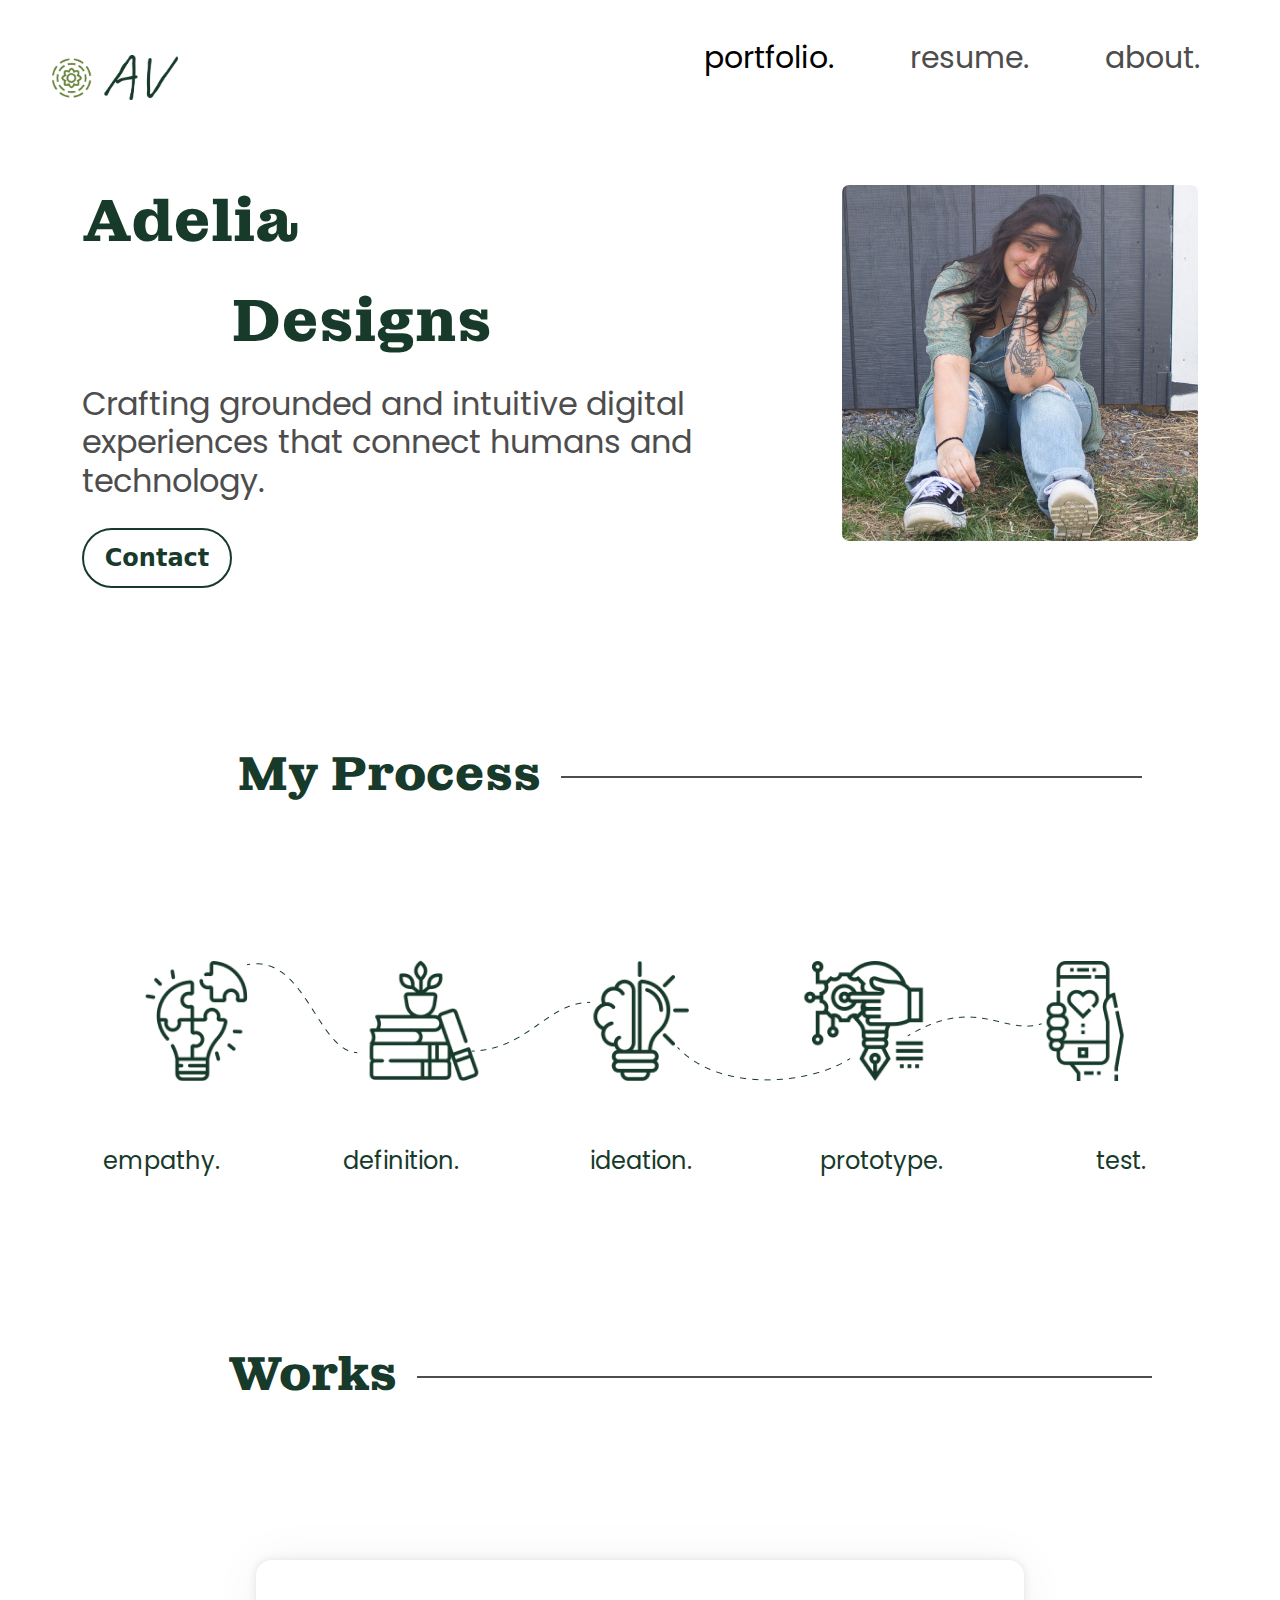
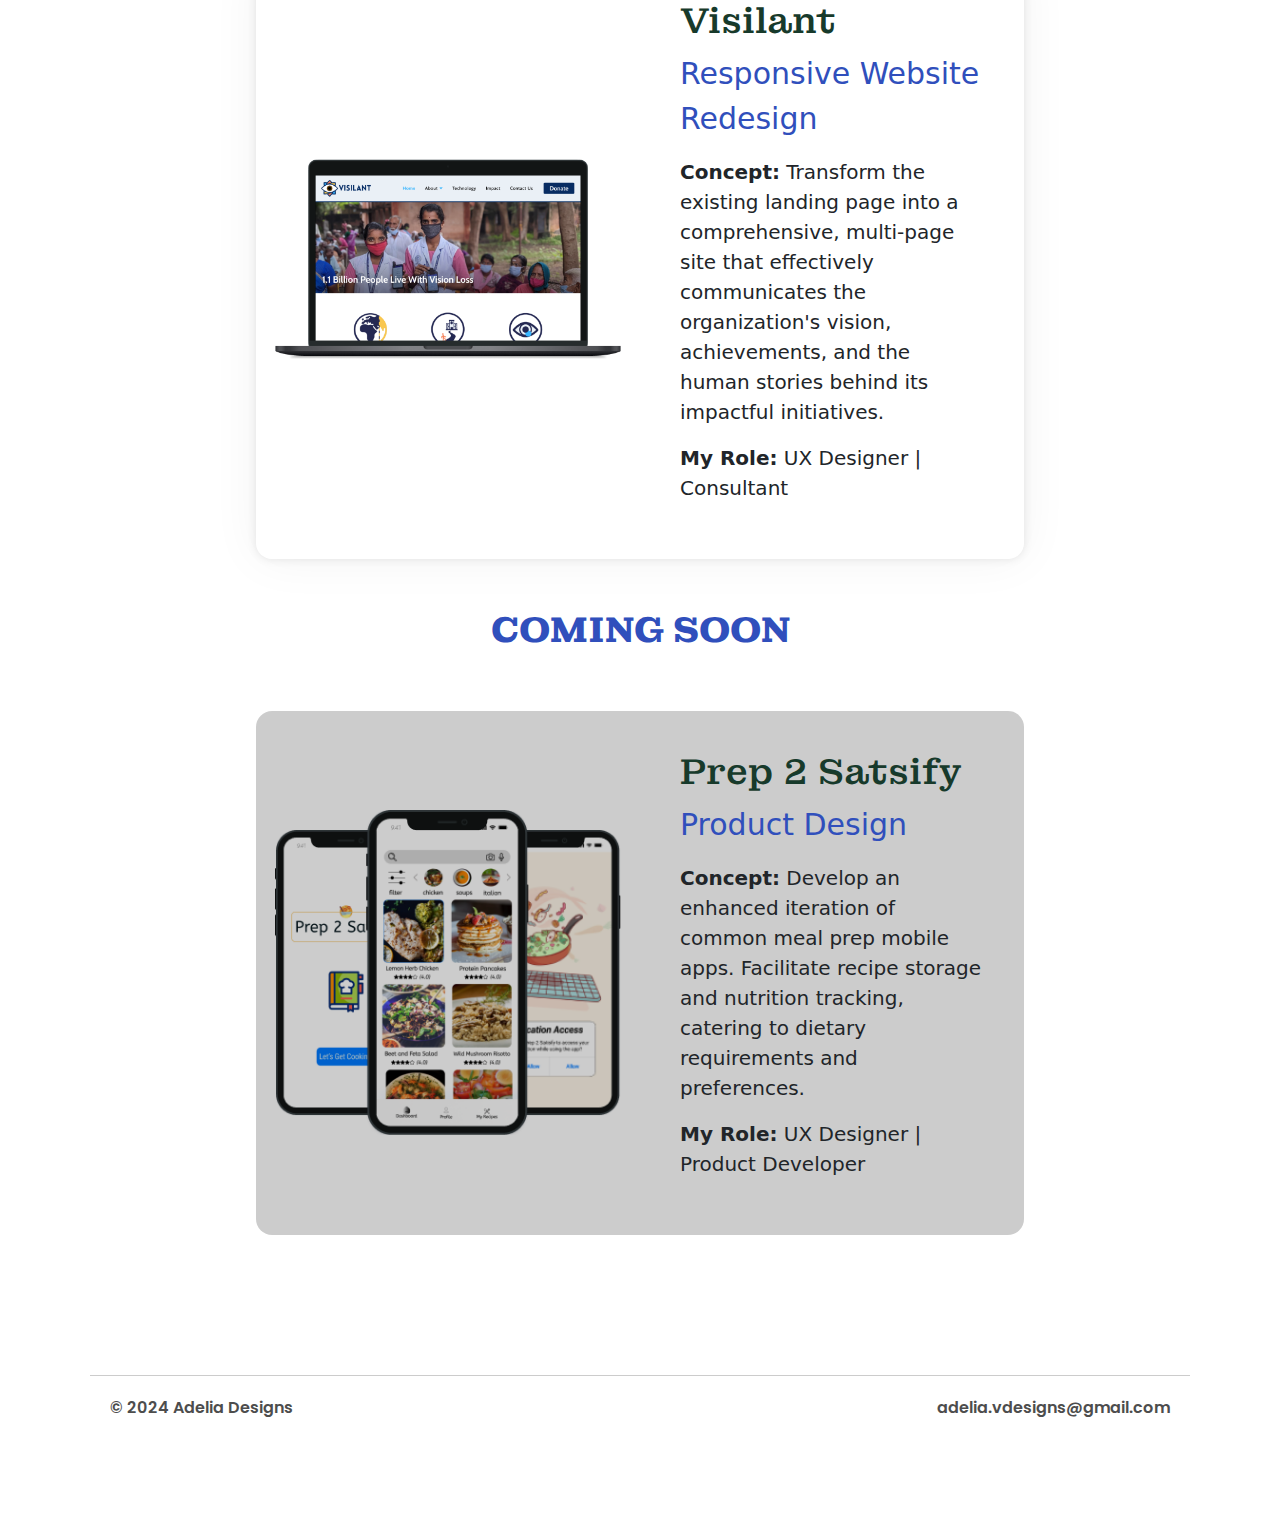
<file: index.html>
<!DOCTYPE html>
<html lang="en">
<head>
  <meta charset="UTF-8">
  <meta name="viewport" content="width=device-width, initial-scale=1.0">
  <title>Adelia Designs</title>
  <link href="css/style.css" type="text/css" rel="stylesheet">
  <link href="https://cdn.jsdelivr.net/npm/bootstrap@5.3.3/dist/css/bootstrap.min.css" rel="stylesheet" integrity="sha384-QWTKZyjpPEjISv5WaRU9OFeRpok6YctnYmDr5pNlyT2bRjXh0JMhjY6hW+ALEwIH" crossorigin="anonymous">
  <link rel="preconnect" href="https://fonts.googleapis.com">
  <link rel="preconnect" href="https://fonts.gstatic.com" crossorigin>
  <link href="https://fonts.googleapis.com/css2?family=Montagu+Slab:opsz,wght@16..144,100..700&family=Poppins:ital,wght@0,100;0,200;0,300;0,400;0,500;0,600;0,700;0,800;0,900;1,100;1,200;1,300;1,400;1,500;1,600;1,700;1,800;1,900&display=swap" rel="stylesheet">
  <script src="https://code.jquery.com/jquery-3.6.0.min.js"></script>
  <script src="js/index.js"></script>
</head>



  <nav class="navbar navbar-expand-lg bg-body-tertiary">
    <div class="container-fluid d-flex justify-content-between align-items-center">
      <a class="navbar-brand mylogo" href="#"><img src="./images/av-designs-logo.png" alt="Logo"></a>
      <button class="navbar-toggler" type="button" data-bs-toggle="collapse" data-bs-target="#navbarNav" aria-controls="navbarNav" aria-expanded="false" aria-label="Toggle navigation">
        <span class="navbar-toggler-icon">
        </span>
      </button>
      <div class="collapse navbar-collapse" id="navbarNav">
        <ul class="navbar-nav mb-2 mb-lg-0">
          <li class="nav-item">
            <a class="nav-link active" aria-current="page" href="index.html">portfolio.</a>
          </li>
          <li class="nav-item">
            <a class="nav-link" href="resume.html">resume.</a>
          </li>
          <li class="nav-item">
            <a class="nav-link" href="about.html">about.</a>
          </li>
        </ul>
      </div>
    </div>
  </nav>



<body>

<section>
  <div class="container herospace">
    <div class="row">
        <div class="col-8 biocontent">
          <div class="head1">
            <h1>Adelia</h1></div>
            <div class="head">
            <h1>Designs</h1></div>
            <div class="p1">
            <h2>Crafting grounded and intuitive digital experiences that connect humans and technology.</h2></div>
            <button class="outlined-button">Contact</button>
        </div>
        <div class="col-4">
                <img class="profileimg" src="./images/about1.jpg">
            </div>
        </div>
    </div>
</section>

<section>
    <div class="container-fluid">
        <div class="sectiontwo">
            <div class="horizontal-divider">
            <span class="divider-title"> My Process</span>
            <div class="divider-line"></div>
          </div>
            <div class="process-icon"><img src="./images/processicons.png"></div>
                <div class="processlist">
                <ul>
                    <li>empathy.</li>
                    <li>definition.</li>
                    <li>ideation.</li>
                    <li>prototype.</li>
                    <li>test.</li>
                    </li>
                </ul>
        </div>
    </div>
</section>

<section> 
  <div class="container-fluid1">
    <div class="horizontal-divider">
      <span class="divider-title">Works</span>
      <div class="divider-line"></div>
    </div>
    <div class="sectionfour">
      <div class="card1"><a href="visilantCaseStudy.html" class="card-link">
        <div class="image-container">
          <img src="./images/VisilantMockup.png" alt="Image 1">
        </div>
        <div class="content-container">
          <h3>Visilant</h3>
          <p class="subtext">Responsive Website Redesign</p>
          <p><strong>Concept:</strong> Transform the existing landing page into a comprehensive, multi-page site that effectively communicates the organization's vision, achievements, and the human stories behind its impactful initiatives.</p>
          <p><strong>My Role:</strong> UX Designer | Consultant</p></a>
        </div>
      </div>
      <h3><strong><span class="coming-soon">COMING SOON</span></strong></h3>
      <div class="card1 disable">
        <div class="image-container">
          <img src="./images/PrepMockup.png" alt="Image 2">
        </div>
        <div class="content-container">
          <h3>Prep 2 Satsify</h3>
          <p class="subtext">Product Design</p>
          <p><strong>Concept:</strong> Develop an enhanced iteration of common meal prep mobile apps. Facilitate recipe storage and nutrition tracking, catering to dietary requirements and preferences.</p>
          <p><strong>My Role:</strong> UX Designer | Product Developer</p>
        </div>
      </div>
    </div>
  </div>
</section>

<footer>
  <div class="footer-container">
    <div class="footer-left">
      <span>&copy; 2024 Adelia Designs</span>
    </div>
    <div class="footer-right">
      <span>adelia.vdesigns@gmail.com</span>
    </div>
  </div>
</footer>

<script src="https://cdn.jsdelivr.net/npm/bootstrap@5.3.3/dist/js/bootstrap.bundle.min.js" integrity="sha384-D1GYiI6ENkElbLclBpsVZzFc1aFiTXHRBfLxv3hNQDI3Pp0ik3NqcO9bwJ2OwvPe" crossorigin="anonymous"></script>

</body>
</html>
</file>
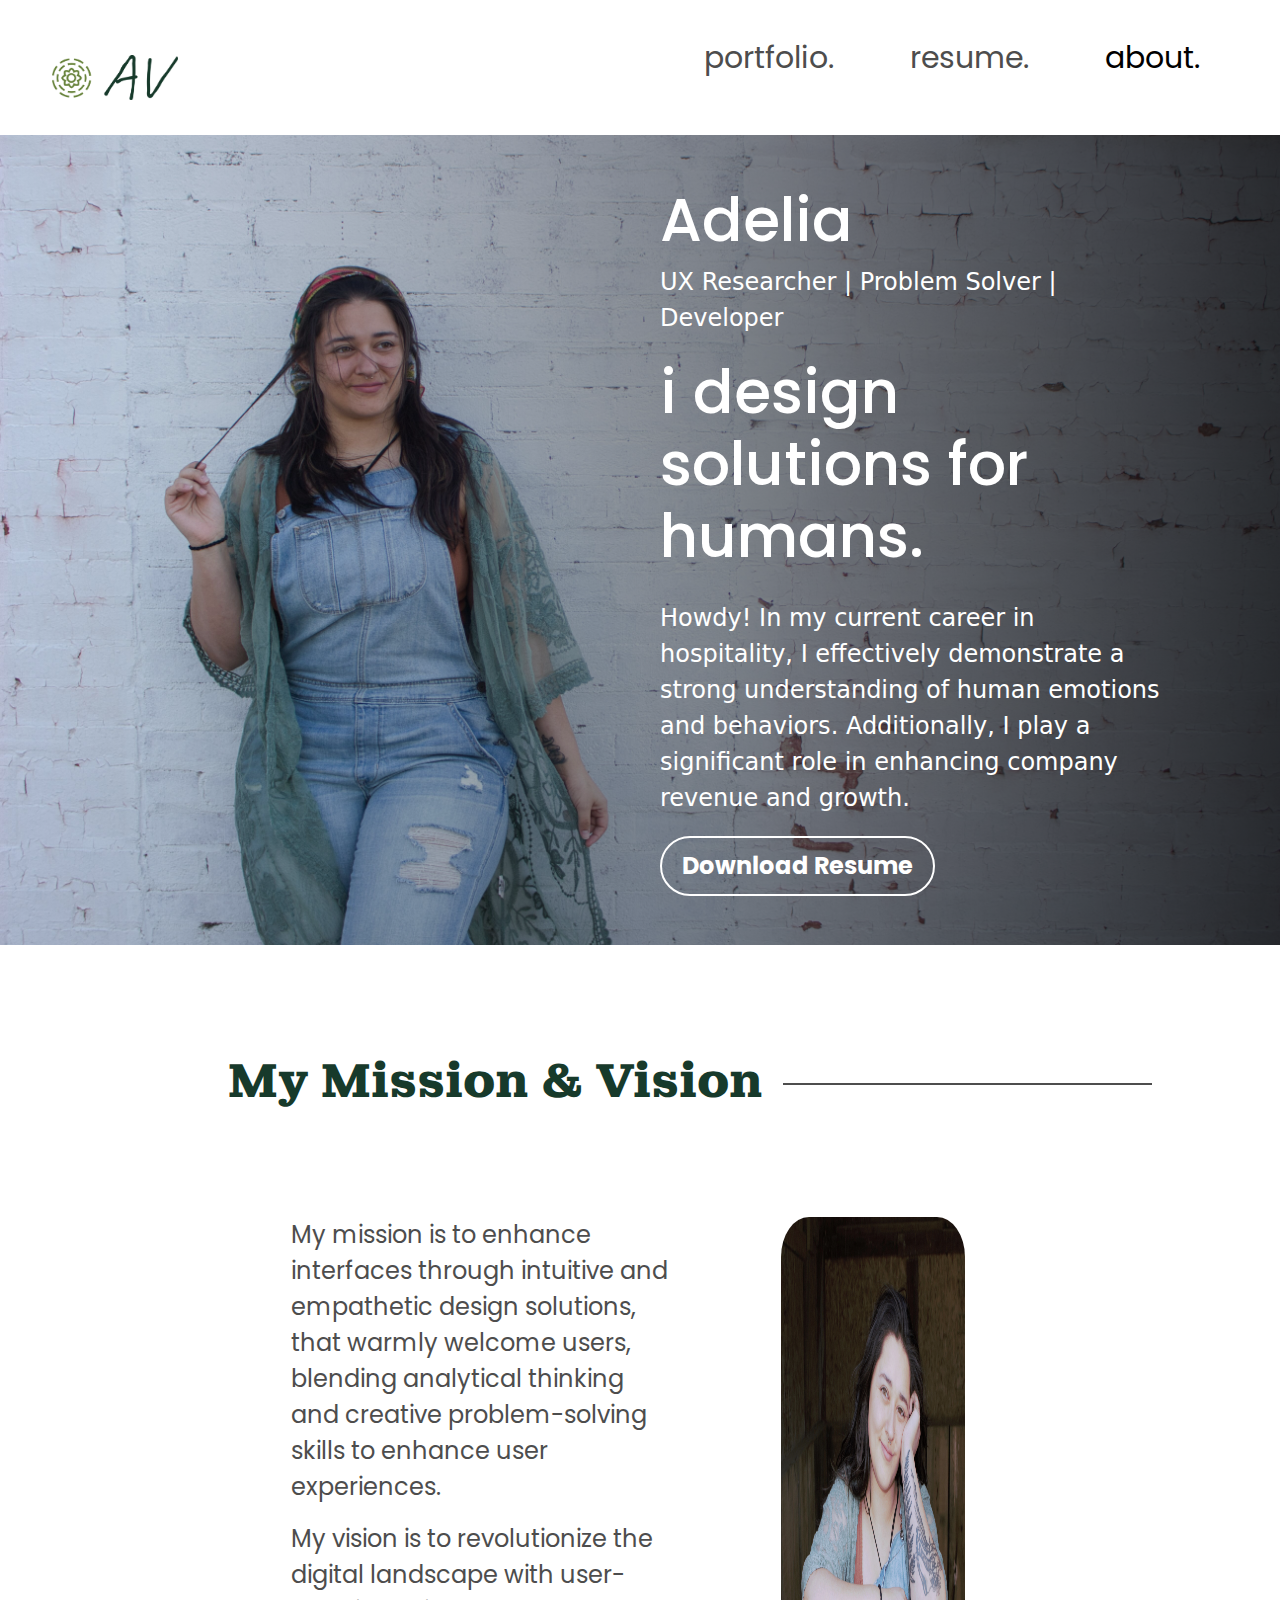
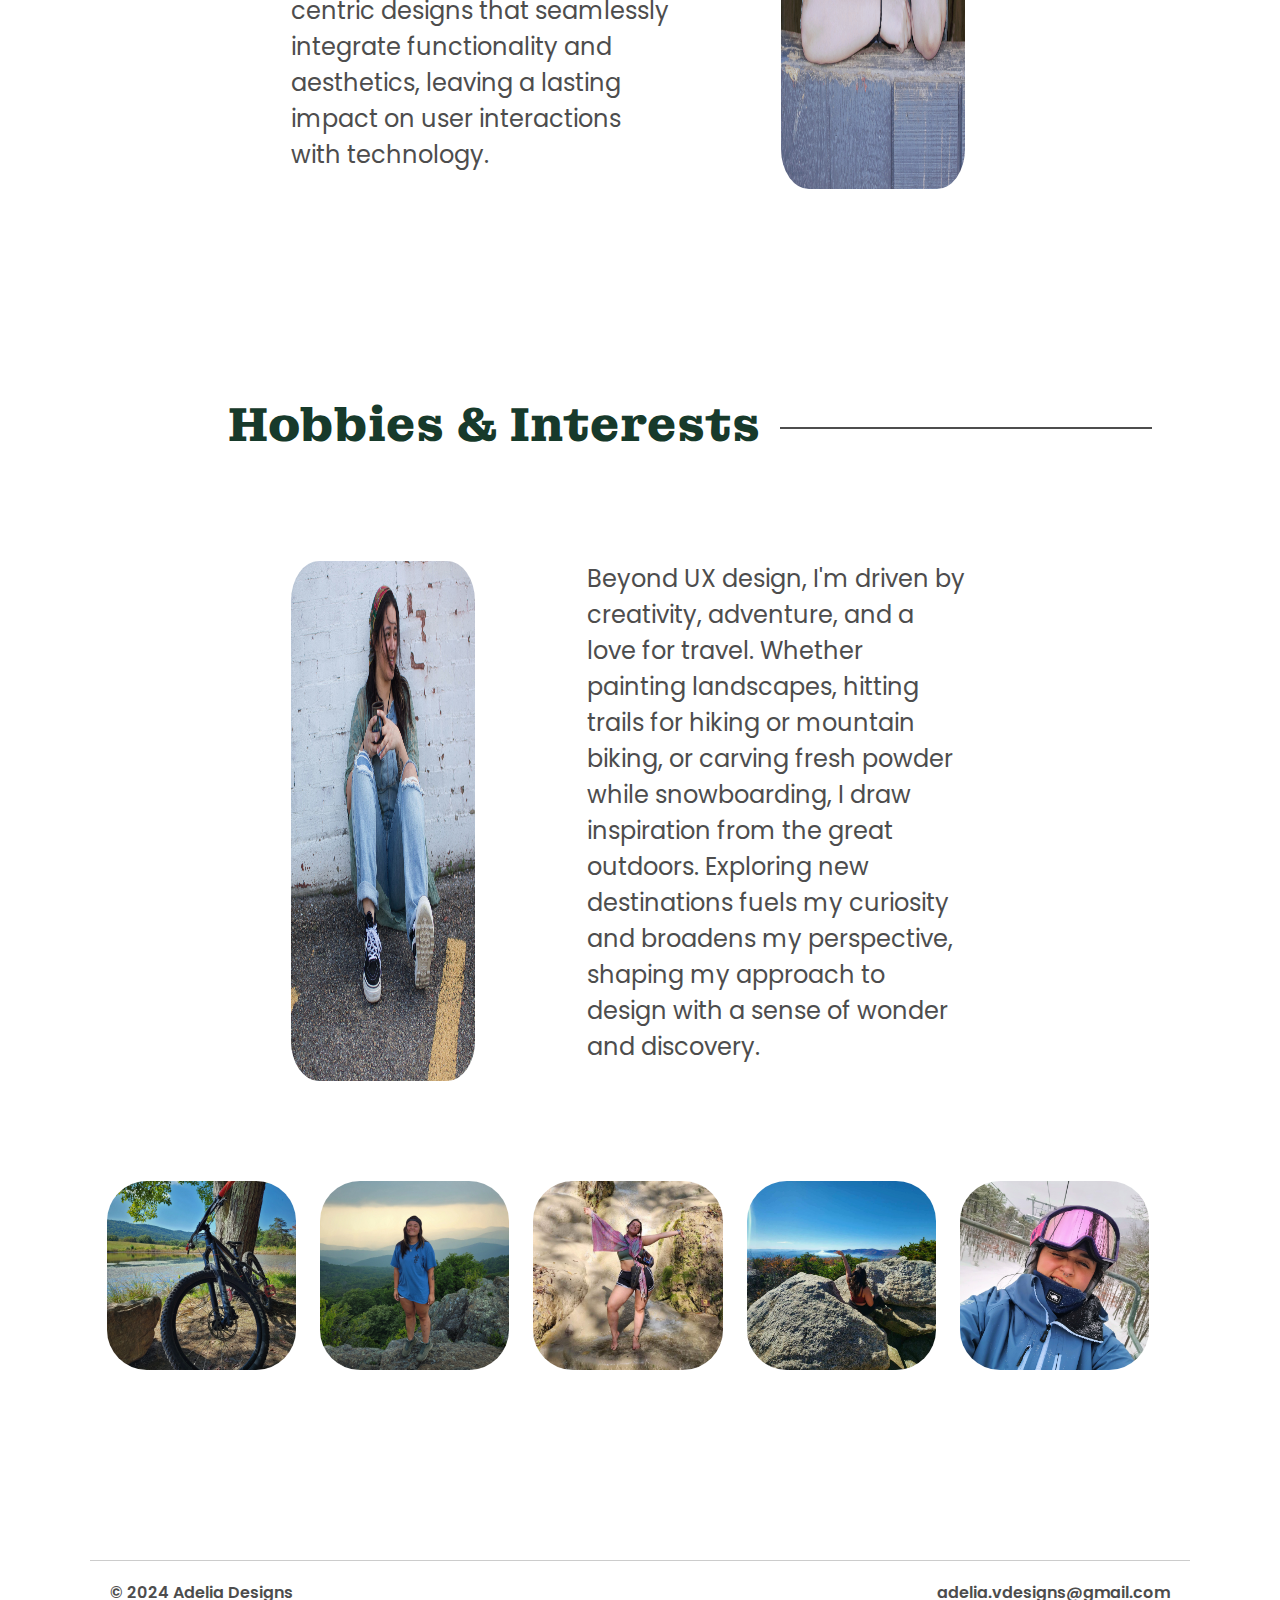
<file: about.html>
<!DOCTYPE html>
<html lang="en">
<head>
    <meta charset="UTF-8">
    <meta name="viewport" content="width=device-width, initial-scale=1.0">
    <title>About</title>
    <link rel="stylesheet" href="css/about.css">
    <link href="https://cdn.jsdelivr.net/npm/bootstrap@5.3.3/dist/css/bootstrap.min.css" rel="stylesheet" integrity="sha384-QWTKZyjpPEjISv5WaRU9OFeRpok6YctnYmDr5pNlyT2bRjXh0JMhjY6hW+ALEwIH" crossorigin="anonymous">
  <link rel="preconnect" href="https://fonts.googleapis.com">
<link rel="preconnect" href="https://fonts.gstatic.com" crossorigin>
<link href="https://fonts.googleapis.com/css2?family=Montagu+Slab:opsz,wght@16..144,100..700&family=Poppins:ital,wght@0,100;0,200;0,300;0,400;0,500;0,600;0,700;0,800;0,900;1,100;1,200;1,300;1,400;1,500;1,600;1,700;1,800;1,900&display=swap" rel="stylesheet">

<script src="https://cdn.jsdelivr.net/npm/bootstrap@5.3.3/dist/js/bootstrap.bundle.min.js" integrity="sha384-YvpcrYf0tY3lHB60NNkmXc5s9fDVZLESaAA55NDzOxhy9GkcIdslK1eN7N6jIeHz" crossorigin="anonymous"></script>
<link href="https://cdn.jsdelivr.net/npm/bootstrap@5.3.3/dist/css/bootstrap.min.css" rel="stylesheet" integrity="sha384-QWTKZyjpPEjISv5WaRU9OFeRpok6YctnYmDr5pNlyT2bRjXh0JMhjY6hW+ALEwIH" crossorigin="anonymous">

  </body>


</head>

<nav class="navbar navbar-expand-lg bg-body-tertiary">
  <div class="container-fluid d-flex justify-content-between align-items-center">
    <a class="navbar-brand mylogo" href="#"><img src="./images/av-designs-logo.png" alt="Logo"></a>
    <button class="navbar-toggler" type="button" data-bs-toggle="collapse" data-bs-target="#navbarNav" aria-controls="navbarNav" aria-expanded="false" aria-label="Toggle navigation">
      <span class="navbar-toggler-icon">
      </span>
    </button>
    <div class="collapse navbar-collapse" id="navbarNav">
      <ul class="navbar-nav mb-2 mb-lg-0">
        <li class="nav-item">
          <a class="nav-link" href="index.html">portfolio.</a>
        </li>
        <li class="nav-item">
          <a class="nav-link" href="resume.html">resume.</a>
        </li>
        <li class="nav-item">
          <a class="nav-link active" aria-current="page" href="about.html">about.</a>
        </li>
      </ul>
    </div>
  </div>
</nav>

<body>

  <section>  
    <div class="about herospace row">
        <div class="about background-image col-12">
            <img src="./images/heroimage.jpg" alt="about image">
            <div class="about content">
                <div class="text-overlay col-10">
                  <h1>Adelia</h1>
                  <p1>UX Researcher | Problem Solver | Developer</p1>
                  <div class="text-overlay"></div>
                  <h1>i design solutions for humans.</h1>
                  <div class="text-overlay"></div>
                    <p1>Howdy! In my current career in hospitality, I effectively demonstrate a strong understanding of human emotions and behaviors. Additionally, I play a significant role in enhancing company revenue and growth.</p1>
                </div>
                <button>Download Resume</button>
            </div>
        </div>
    </div>
</section>
    
    <section> 
      <div class="container-fluid1 col-12">
        <div class="horizontal-divider">
          <span class="divider-title">My Mission & Vision</span>
          <div class="divider-line"></div>
        </div>
      </div>
    </section>
    
    <section>
      <div class="section row justify-content-center col-12">
        <div class="content-container row col-4">
          <p>My mission is to enhance interfaces through intuitive and empathetic design solutions, that warmly welcome users, blending analytical thinking and creative problem-solving skills to enhance user experiences.</p>
          <p>My vision is to revolutionize the digital landscape with user-centric designs that seamlessly integrate functionality and aesthetics, leaving a lasting impact on user interactions with technology.</p>
        </div>
        <div class="img-container mission row col-3">
          <img src="./images/mission.jpg" class="img-fluid" alt="Mission Image">
        </div>
      </div>
    </section>




    <section> 
      <div class="container-fluid1 col-12">
        <div class="horizontal-divider">
          <span class="divider-title">Hobbies & Interests</span>
          <div class="divider-line"></div>
        </div>
      </div>
    </section>




    <section>
      <div class="section row justify-content-center col-12">
        <div class="img-container hobbies row col-3">
          <img src="./images/hobbies.jpg" class="img-fluid" alt="Mission Image">
        </div>
        <div class="content-container row col-4">
          <p>Beyond UX design, I'm driven by creativity, adventure, and a love for travel. Whether painting landscapes, hitting trails for hiking or mountain biking, or carving fresh powder while snowboarding, I draw inspiration from the great outdoors. Exploring new destinations fuels my curiosity and broadens my perspective, shaping my approach to design with a sense of wonder and discovery.</p>
        </div>
      <div class="container">
  <div class="row imagerows justify-content-center">
    <div class="col-2"> <!-- Adjust the column size as needed -->
      <img src="./images/bike.jpg" class="img-fluid" alt="Bike">
    </div>
    <div class="col-2"> <!-- Adjust the column size as needed -->
      <img src="./images/hike.jpg" class="img-fluid" alt="Hike">
    </div>
    <div class="col-2"> <!-- Adjust the column size as needed -->
      <img src="./images/travel.jpg" class="img-fluid" alt="Travel">
    </div>
    <div class="col-2"> <!-- Adjust the column size as needed -->
      <img src="./images/peace.jpeg" class="img-fluid" alt="Peace">
    </div>
    <div class="col-2"> <!-- Adjust the column size as needed -->
      <img src="./images/snow.jpg" class="img-fluid" alt="Snow">
    </div>
  </div>
</div>
    </section>
    




    <footer>
      <div class="footer-container">
        <div class="footer-left">
          <span>&copy; 2024 Adelia Designs</span>
        </div>
        <div class="footer-right">
          <span>adelia.vdesigns@gmail.com</span>
        </div>
      </div>
    </footer> 

</body>
</html>
</file>
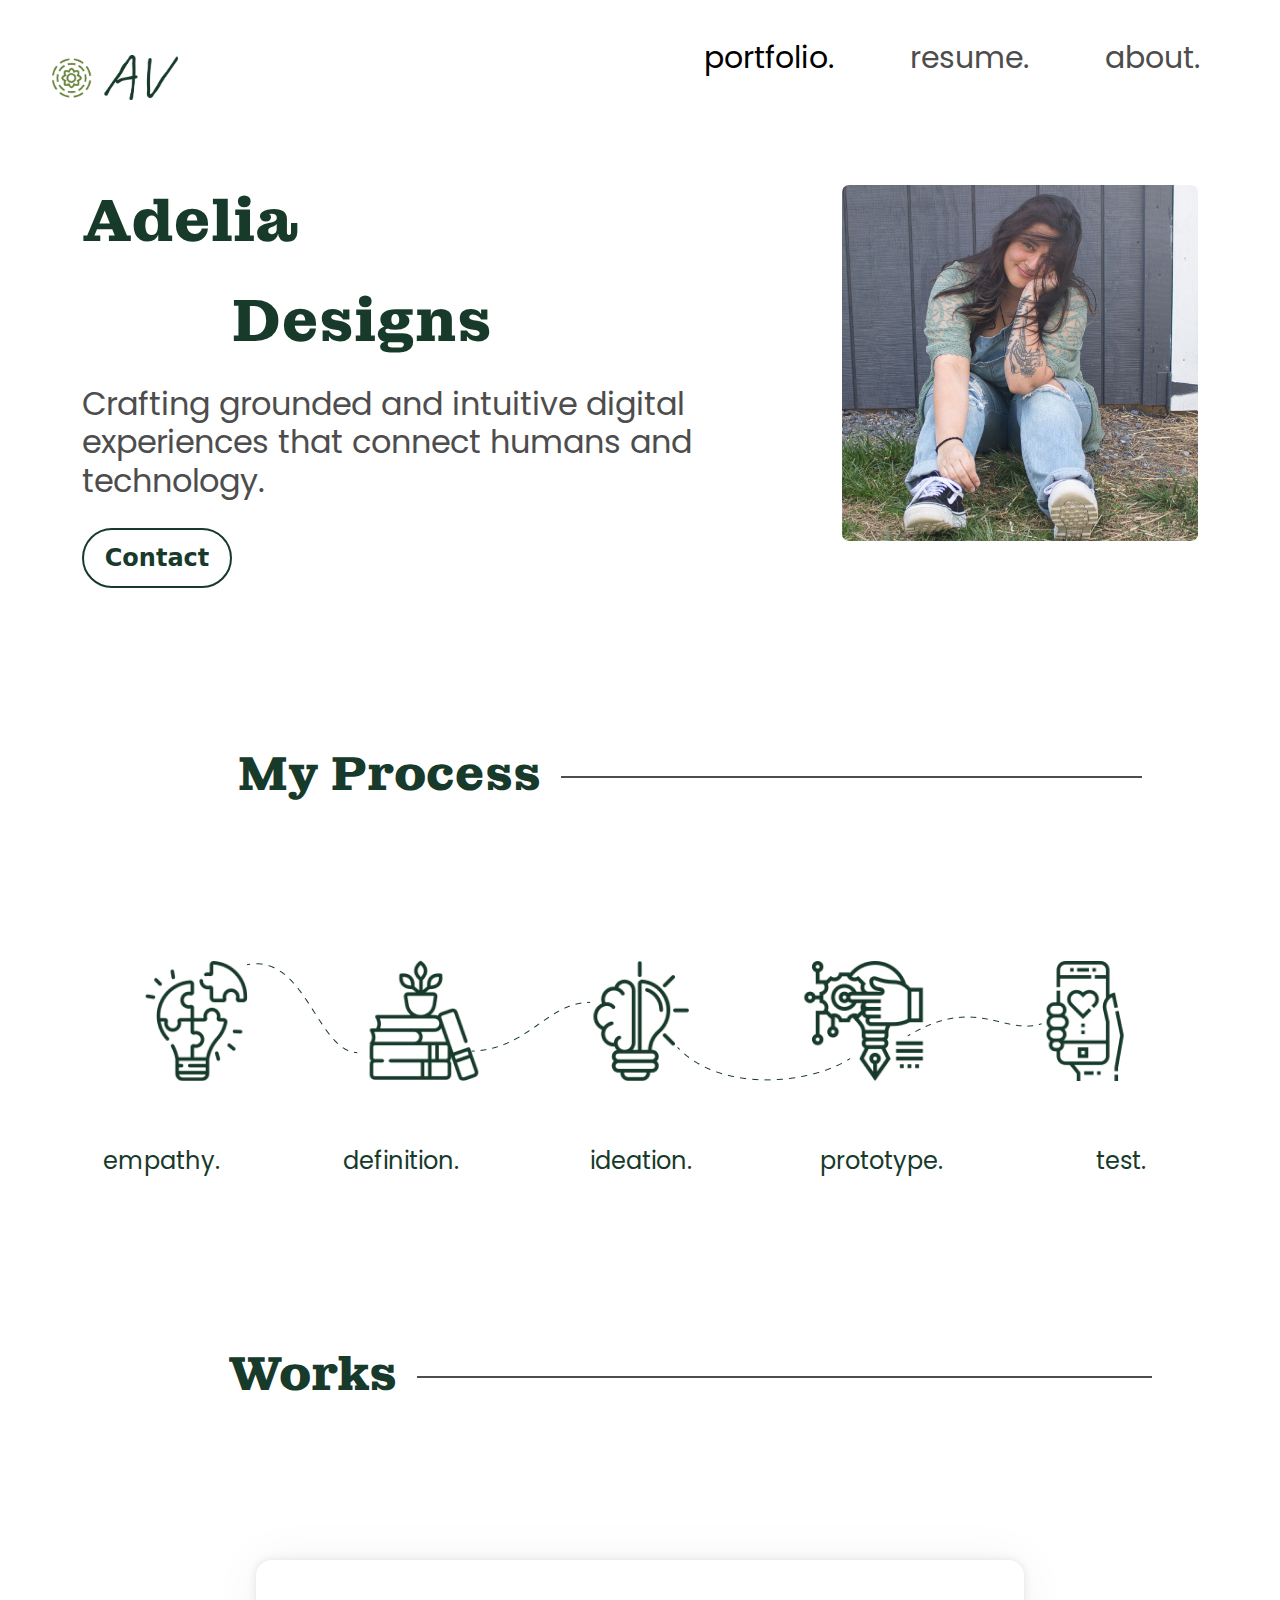
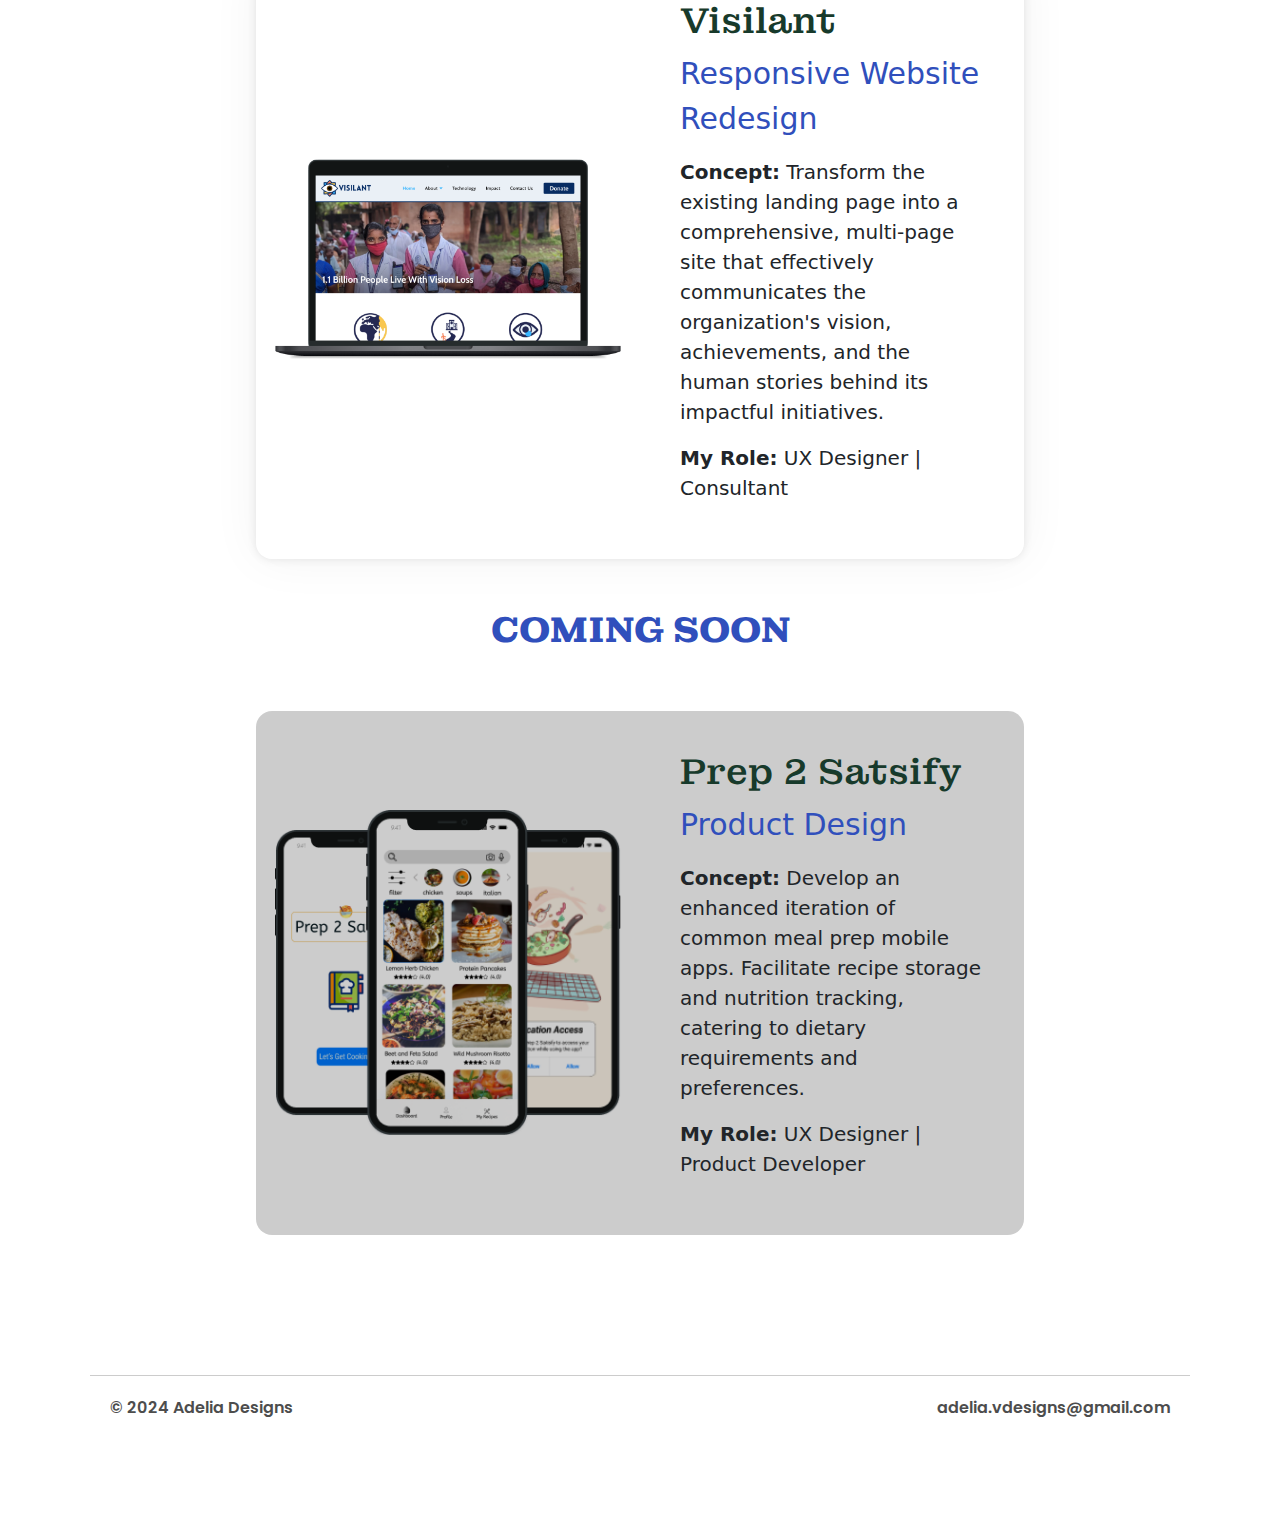
<file: portfolio.html>
<!DOCTYPE html>
<html lang="en">
<head>
  <meta charset="UTF-8">
  <meta name="viewport" content="width=device-width, initial-scale=1.0">
  <title>Adelia Designs</title>
  <link href="css/style.css" type="text/css" rel="stylesheet">
  <link href="https://cdn.jsdelivr.net/npm/bootstrap@5.3.3/dist/css/bootstrap.min.css" rel="stylesheet" integrity="sha384-QWTKZyjpPEjISv5WaRU9OFeRpok6YctnYmDr5pNlyT2bRjXh0JMhjY6hW+ALEwIH" crossorigin="anonymous">
  <link rel="preconnect" href="https://fonts.googleapis.com">
  <link rel="preconnect" href="https://fonts.gstatic.com" crossorigin>
  <link href="https://fonts.googleapis.com/css2?family=Montagu+Slab:opsz,wght@16..144,100..700&family=Poppins:ital,wght@0,100;0,200;0,300;0,400;0,500;0,600;0,700;0,800;0,900;1,100;1,200;1,300;1,400;1,500;1,600;1,700;1,800;1,900&display=swap" rel="stylesheet">
  <script src="https://code.jquery.com/jquery-3.6.0.min.js"></script>
  <script src="js/index.js"></script>
</head>



  <nav class="navbar navbar-expand-lg bg-body-tertiary">
    <div class="container-fluid d-flex justify-content-between align-items-center">
      <a class="navbar-brand mylogo" href="#"><img src="./images/av-designs-logo.png" alt="Logo"></a>
      <button class="navbar-toggler" type="button" data-bs-toggle="collapse" data-bs-target="#navbarNav" aria-controls="navbarNav" aria-expanded="false" aria-label="Toggle navigation">
        <span class="navbar-toggler-icon">
        </span>
      </button>
      <div class="collapse navbar-collapse" id="navbarNav">
        <ul class="navbar-nav mb-2 mb-lg-0">
          <li class="nav-item">
            <a class="nav-link active" aria-current="page" href="portfolio.html">portfolio.</a>
          </li>
          <li class="nav-item">
            <a class="nav-link" href="resume.html">resume.</a>
          </li>
          <li class="nav-item">
            <a class="nav-link" href="about.html">about.</a>
          </li>
        </ul>
      </div>
    </div>
  </nav>



<body>

<section>
  <div class="container herospace">
    <div class="row">
        <div class="col-8 biocontent">
          <div class="head1">
            <h1>Adelia</h1></div>
            <div class="head">
            <h1>Designs</h1></div>
            <div class="p1">
            <h2>Crafting grounded and intuitive digital experiences that connect humans and technology.</h2></div>
            <button class="outlined-button">Contact</button>
        </div>
        <div class="col-4">
                <img class="profileimg" src="./images/about1.jpg">
            </div>
        </div>
    </div>
</section>

<section>
    <div class="container-fluid">
        <div class="sectiontwo">
            <div class="horizontal-divider">
            <span class="divider-title"> My Process</span>
            <div class="divider-line"></div>
          </div>
            <div class="process-icon"><img src="./images/processicons.png"></div>
                <div class="processlist">
                <ul>
                    <li>empathy.</li>
                    <li>definition.</li>
                    <li>ideation.</li>
                    <li>prototype.</li>
                    <li>test.</li>
                    </li>
                </ul>
        </div>
    </div>
</section>

<section> 
  <div class="container-fluid1">
    <div class="horizontal-divider">
      <span class="divider-title">Works</span>
      <div class="divider-line"></div>
    </div>
    <div class="sectionfour">
      <div class="card1"><a href="visilantCaseStudy.html" class="card-link">
        <div class="image-container">
          <img src="./images/VisilantMockup.png" alt="Image 1">
        </div>
        <div class="content-container">
          <h3>Visilant</h3>
          <p class="subtext">Responsive Website Redesign</p>
          <p><strong>Concept:</strong> Transform the existing landing page into a comprehensive, multi-page site that effectively communicates the organization's vision, achievements, and the human stories behind its impactful initiatives.</p>
          <p><strong>My Role:</strong> UX Designer | Consultant</p></a>
        </div>
      </div>
      <h3><strong><span class="coming-soon">COMING SOON</span></strong></h3>
      <div class="card1 disable">
        <div class="image-container">
          <img src="./images/PrepMockup.png" alt="Image 2">
        </div>
        <div class="content-container">
          <h3>Prep 2 Satsify</h3>
          <p class="subtext">Product Design</p>
          <p><strong>Concept:</strong> Develop an enhanced iteration of common meal prep mobile apps. Facilitate recipe storage and nutrition tracking, catering to dietary requirements and preferences.</p>
          <p><strong>My Role:</strong> UX Designer | Product Developer</p>
        </div>
      </div>
    </div>
  </div>
</section>

<footer>
  <div class="footer-container">
    <div class="footer-left">
      <span>&copy; 2024 Adelia Designs</span>
    </div>
    <div class="footer-right">
      <span>adelia.vdesigns@gmail.com</span>
    </div>
  </div>
</footer>

<script src="https://cdn.jsdelivr.net/npm/bootstrap@5.3.3/dist/js/bootstrap.bundle.min.js" integrity="sha384-D1GYiI6ENkElbLclBpsVZzFc1aFiTXHRBfLxv3hNQDI3Pp0ik3NqcO9bwJ2OwvPe" crossorigin="anonymous"></script>

</body>
</html>
</file>
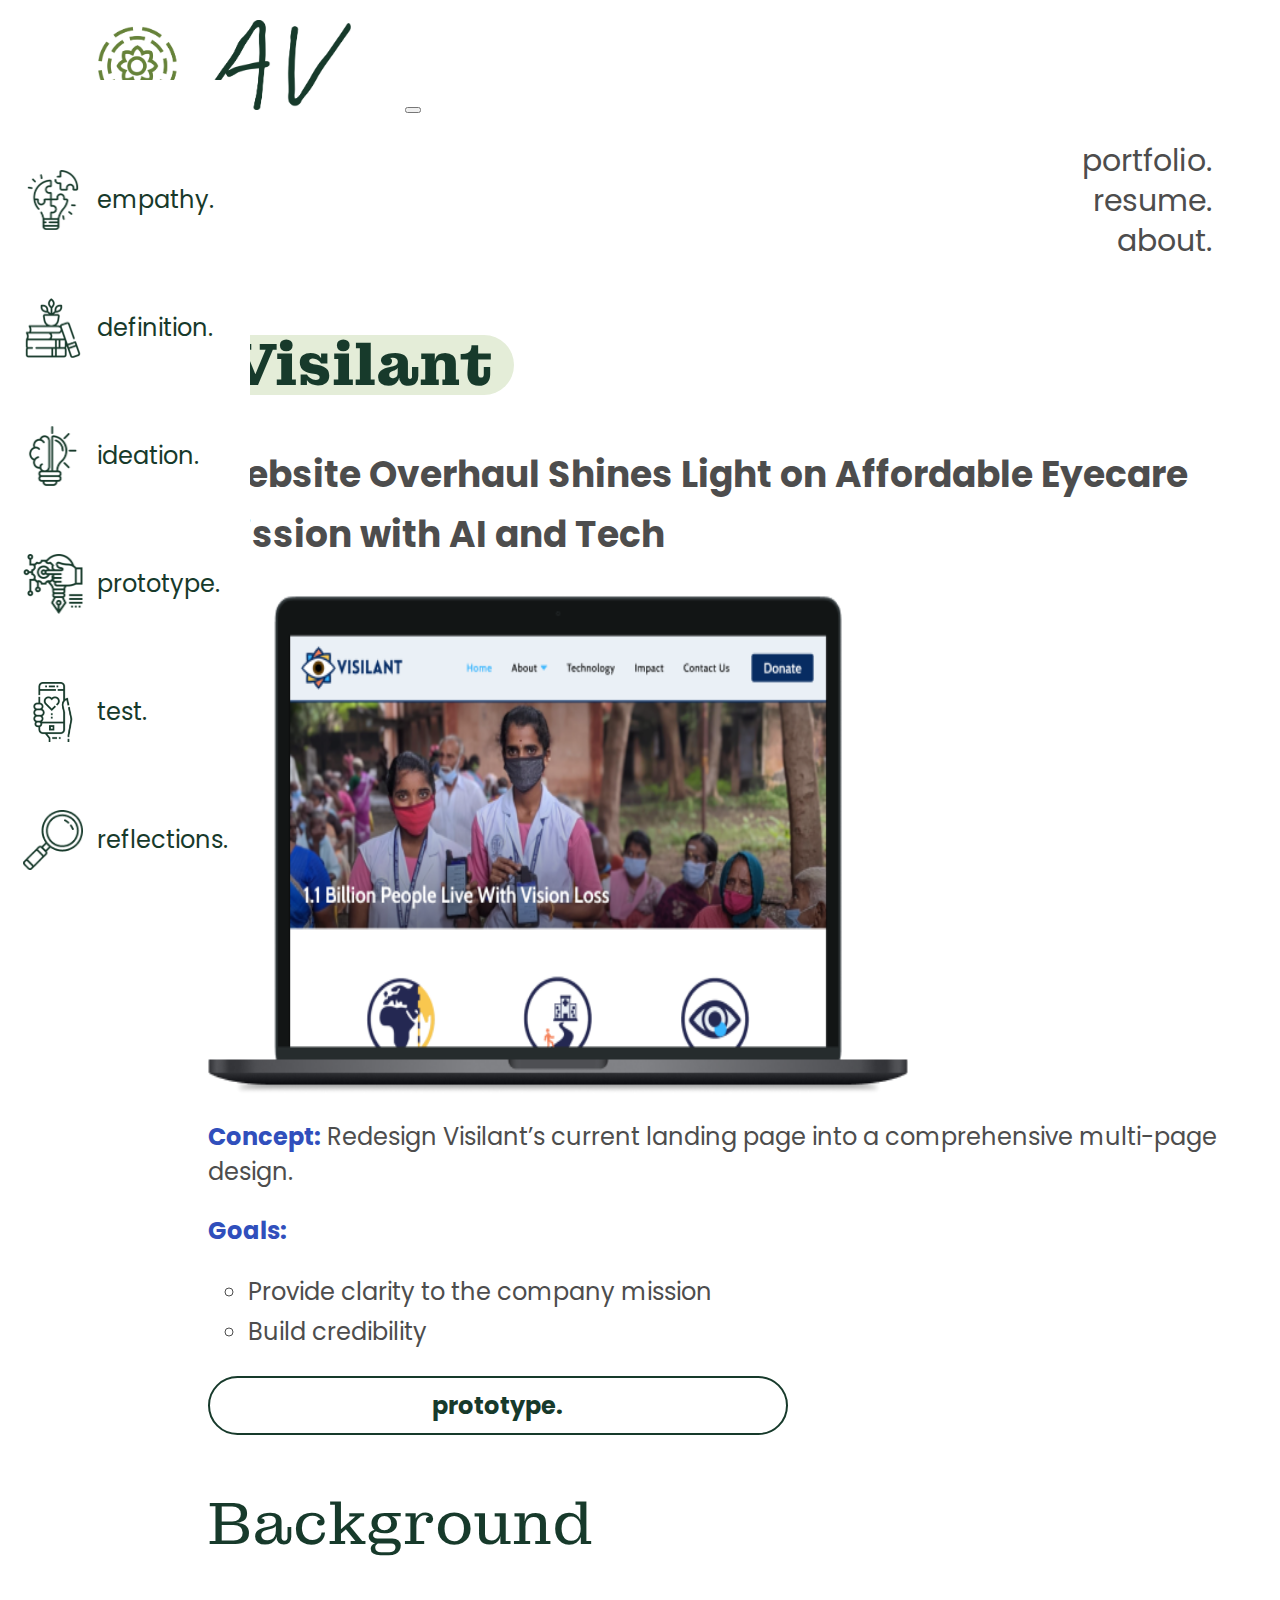
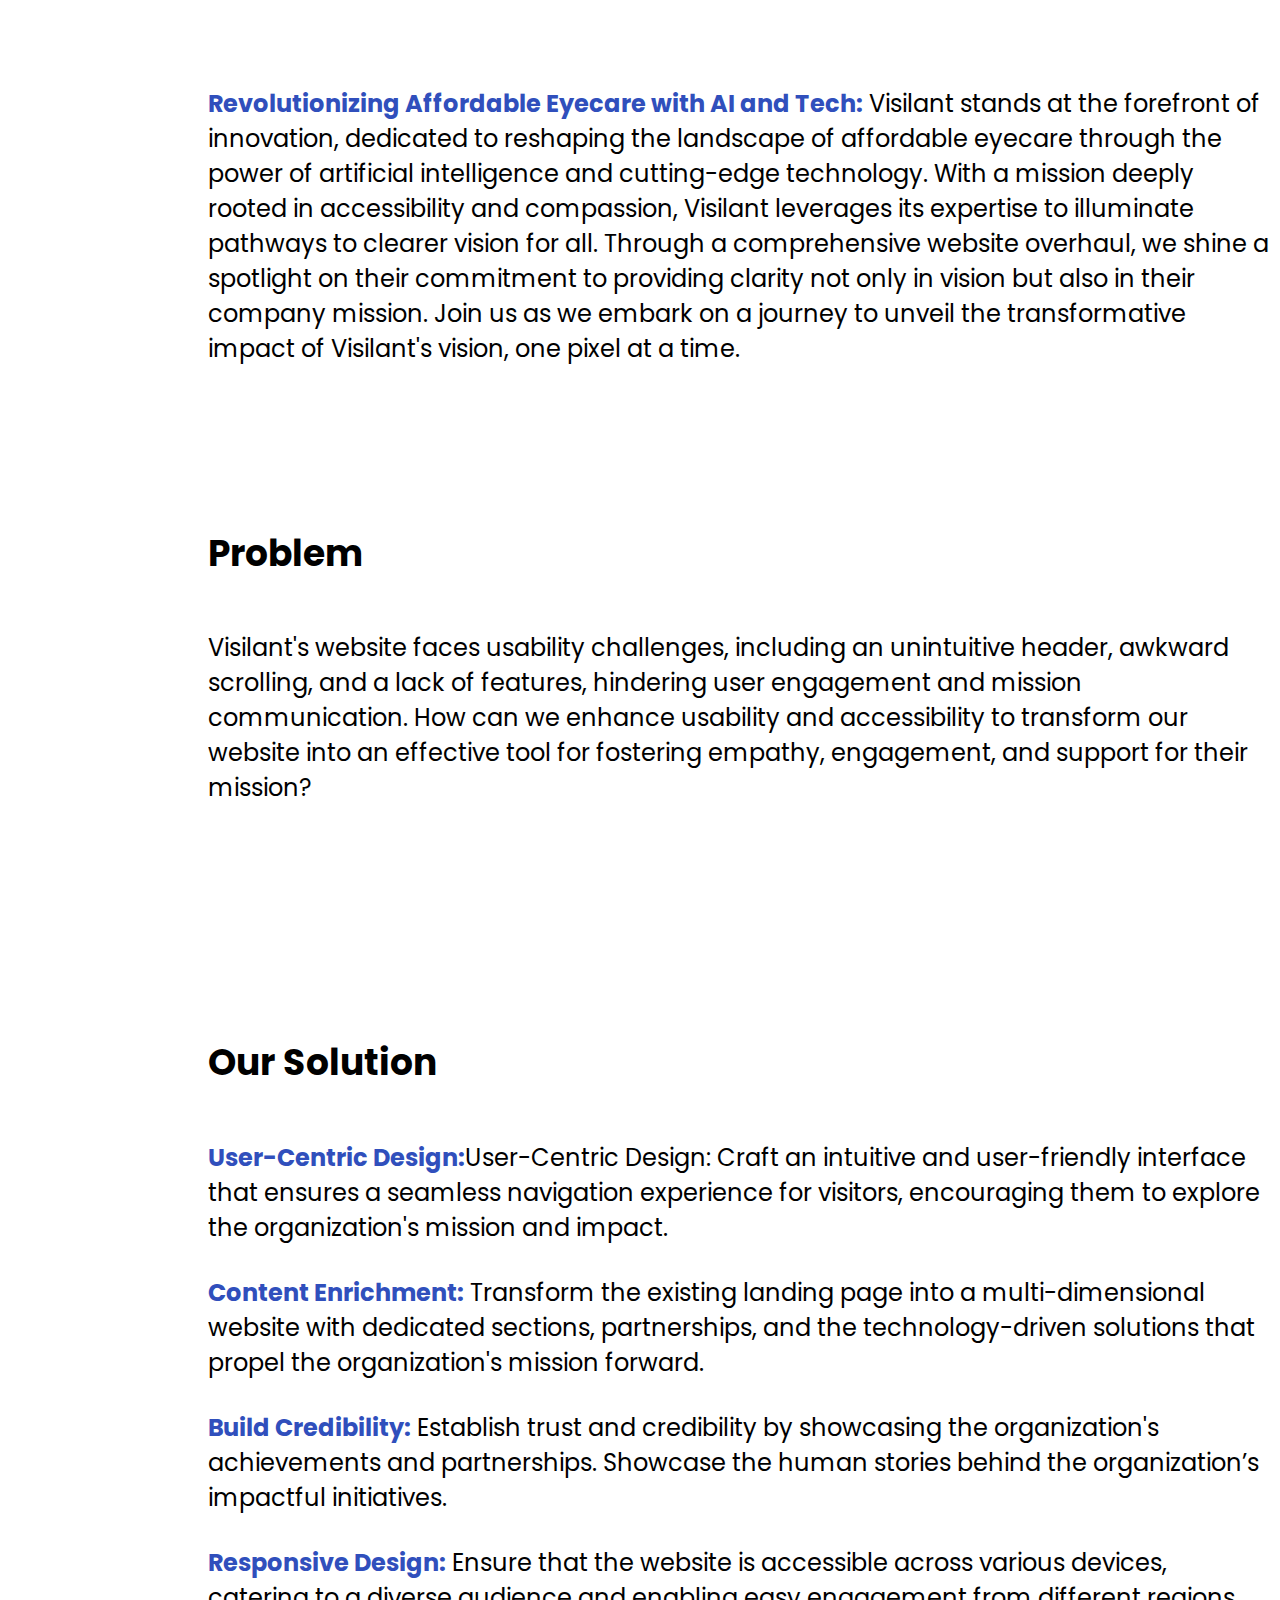
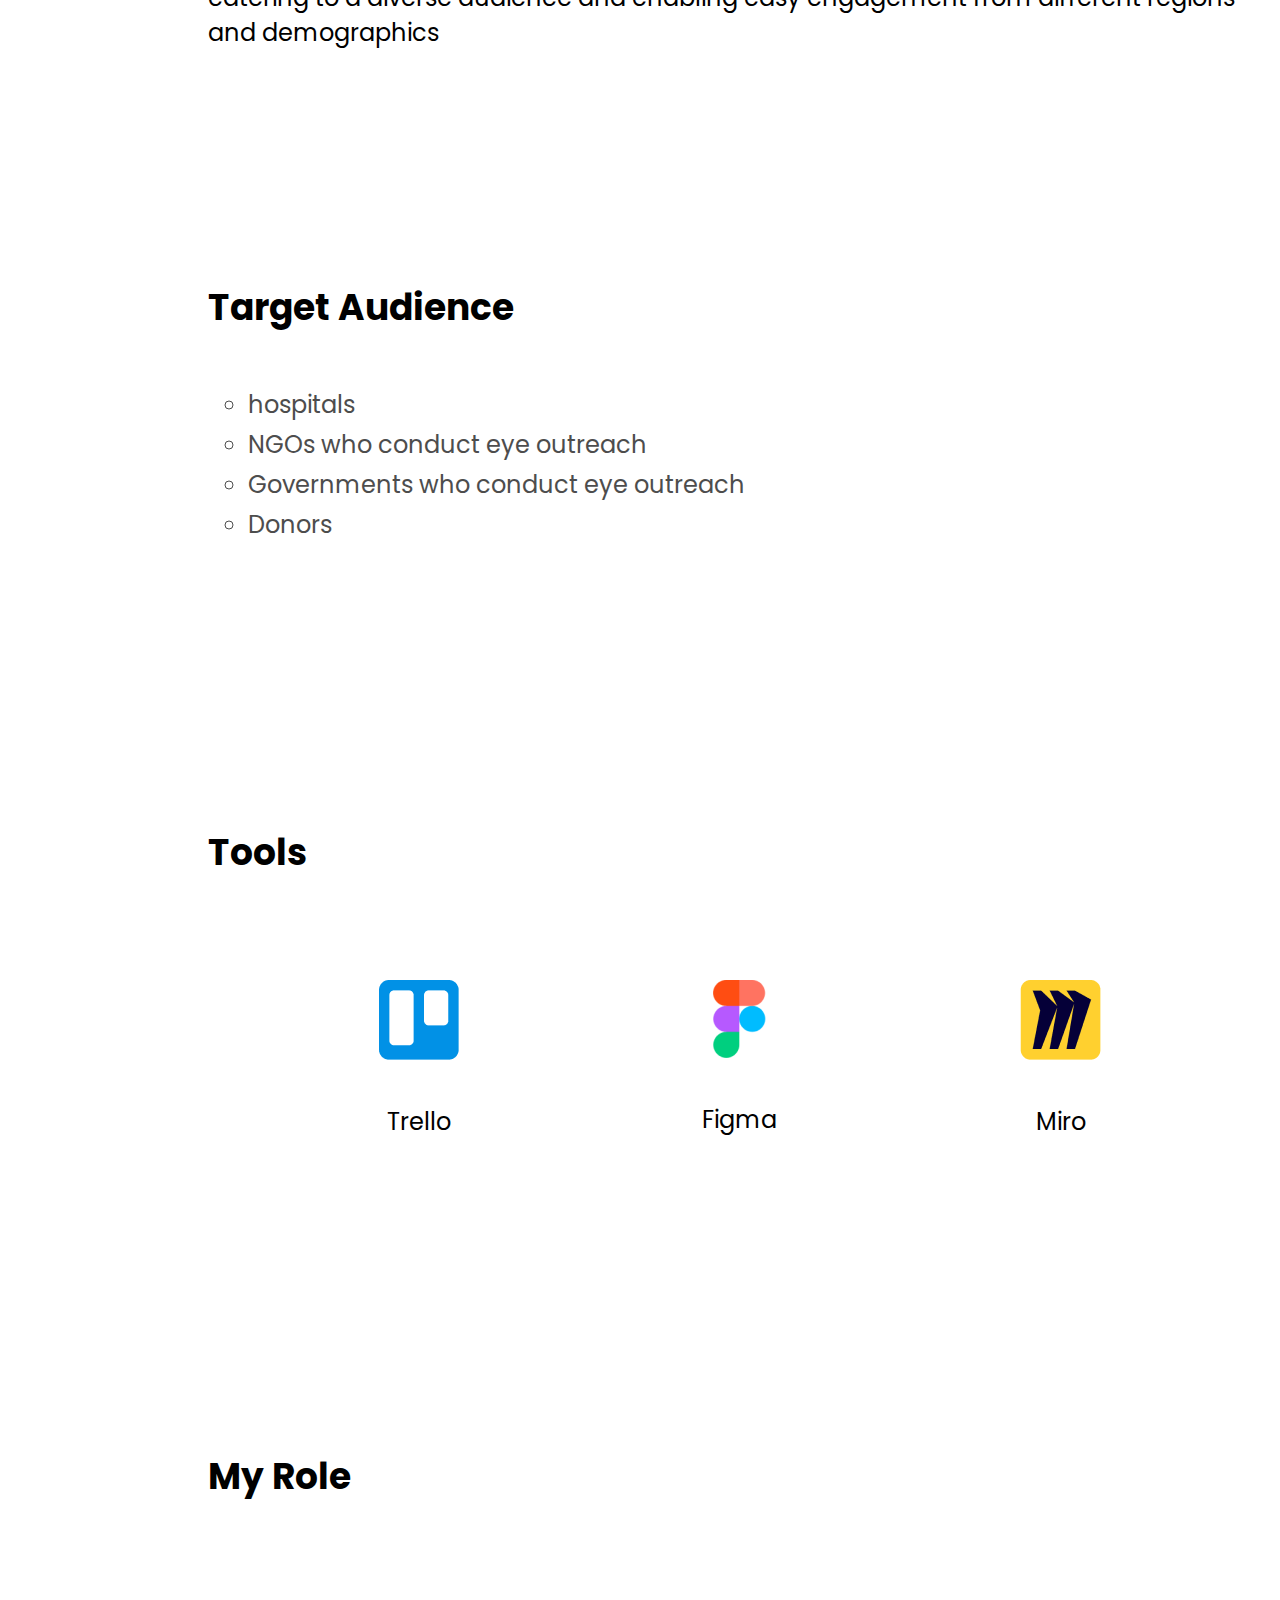
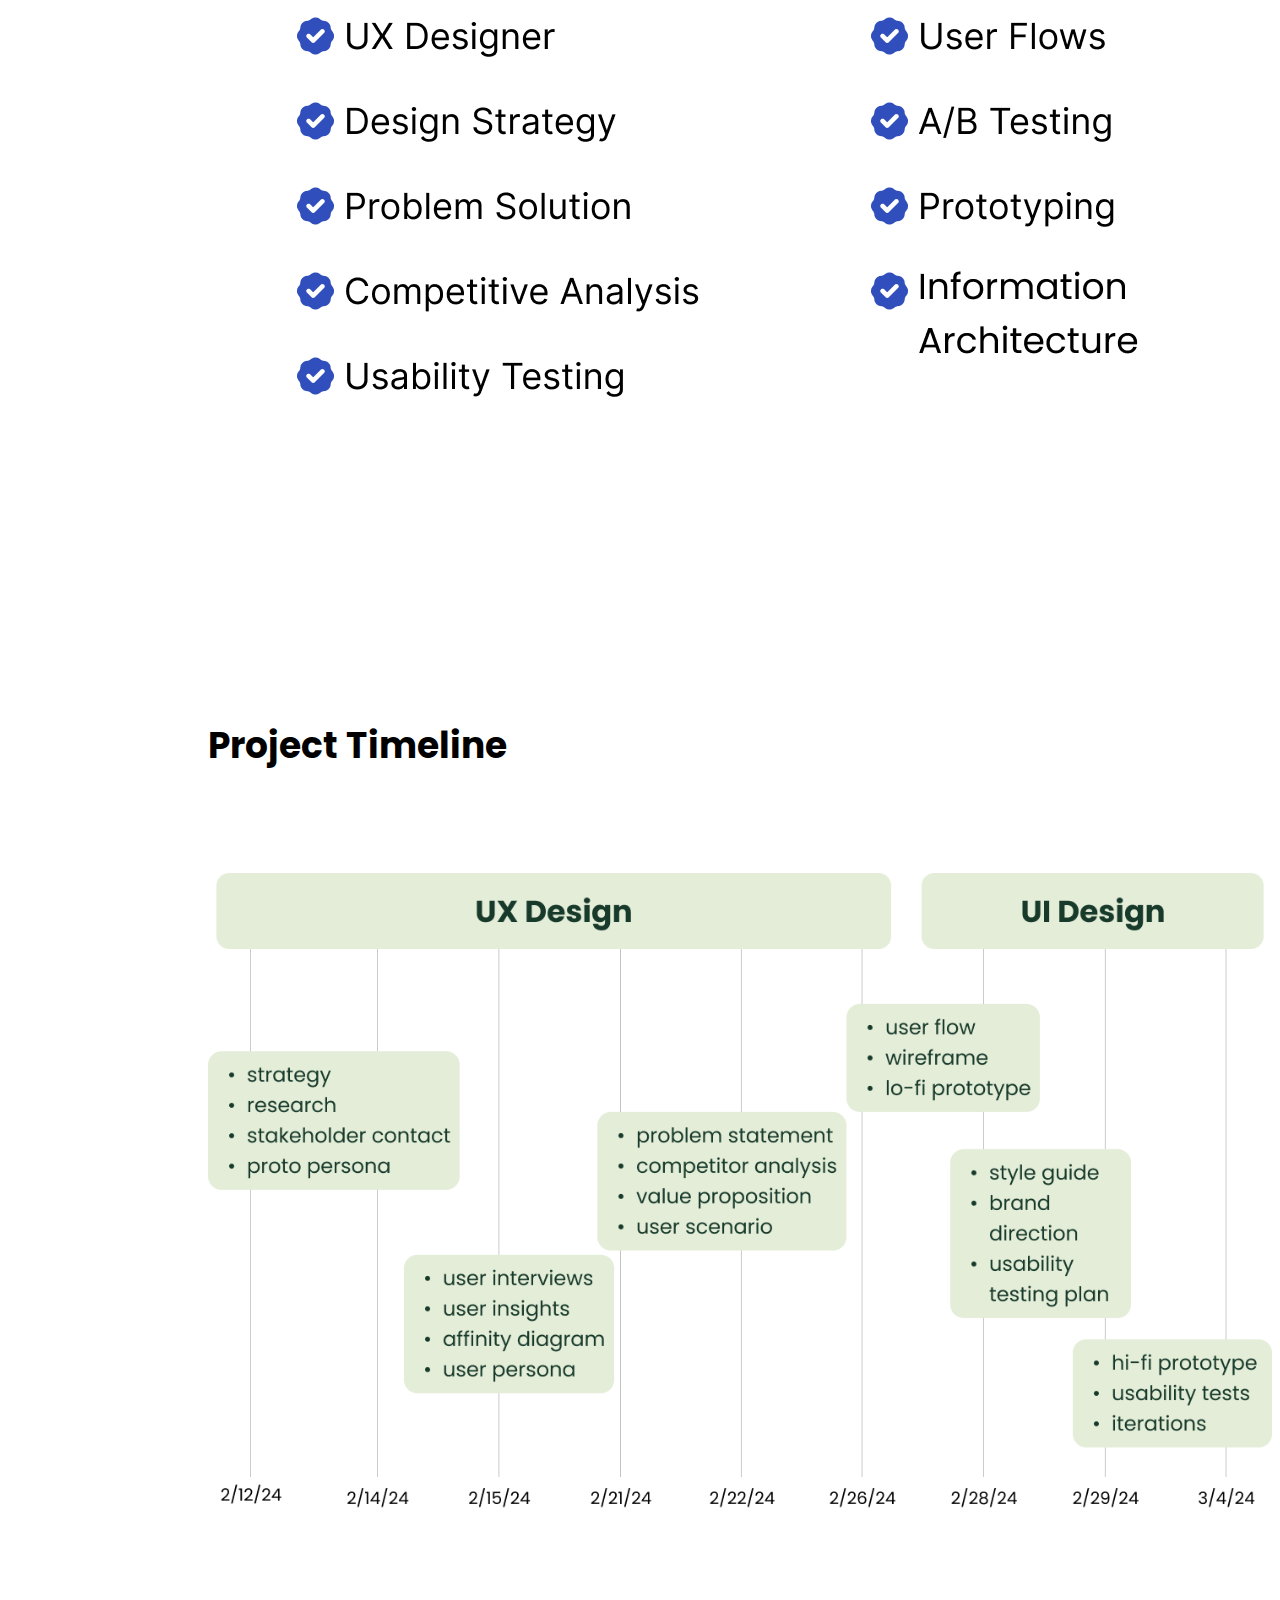
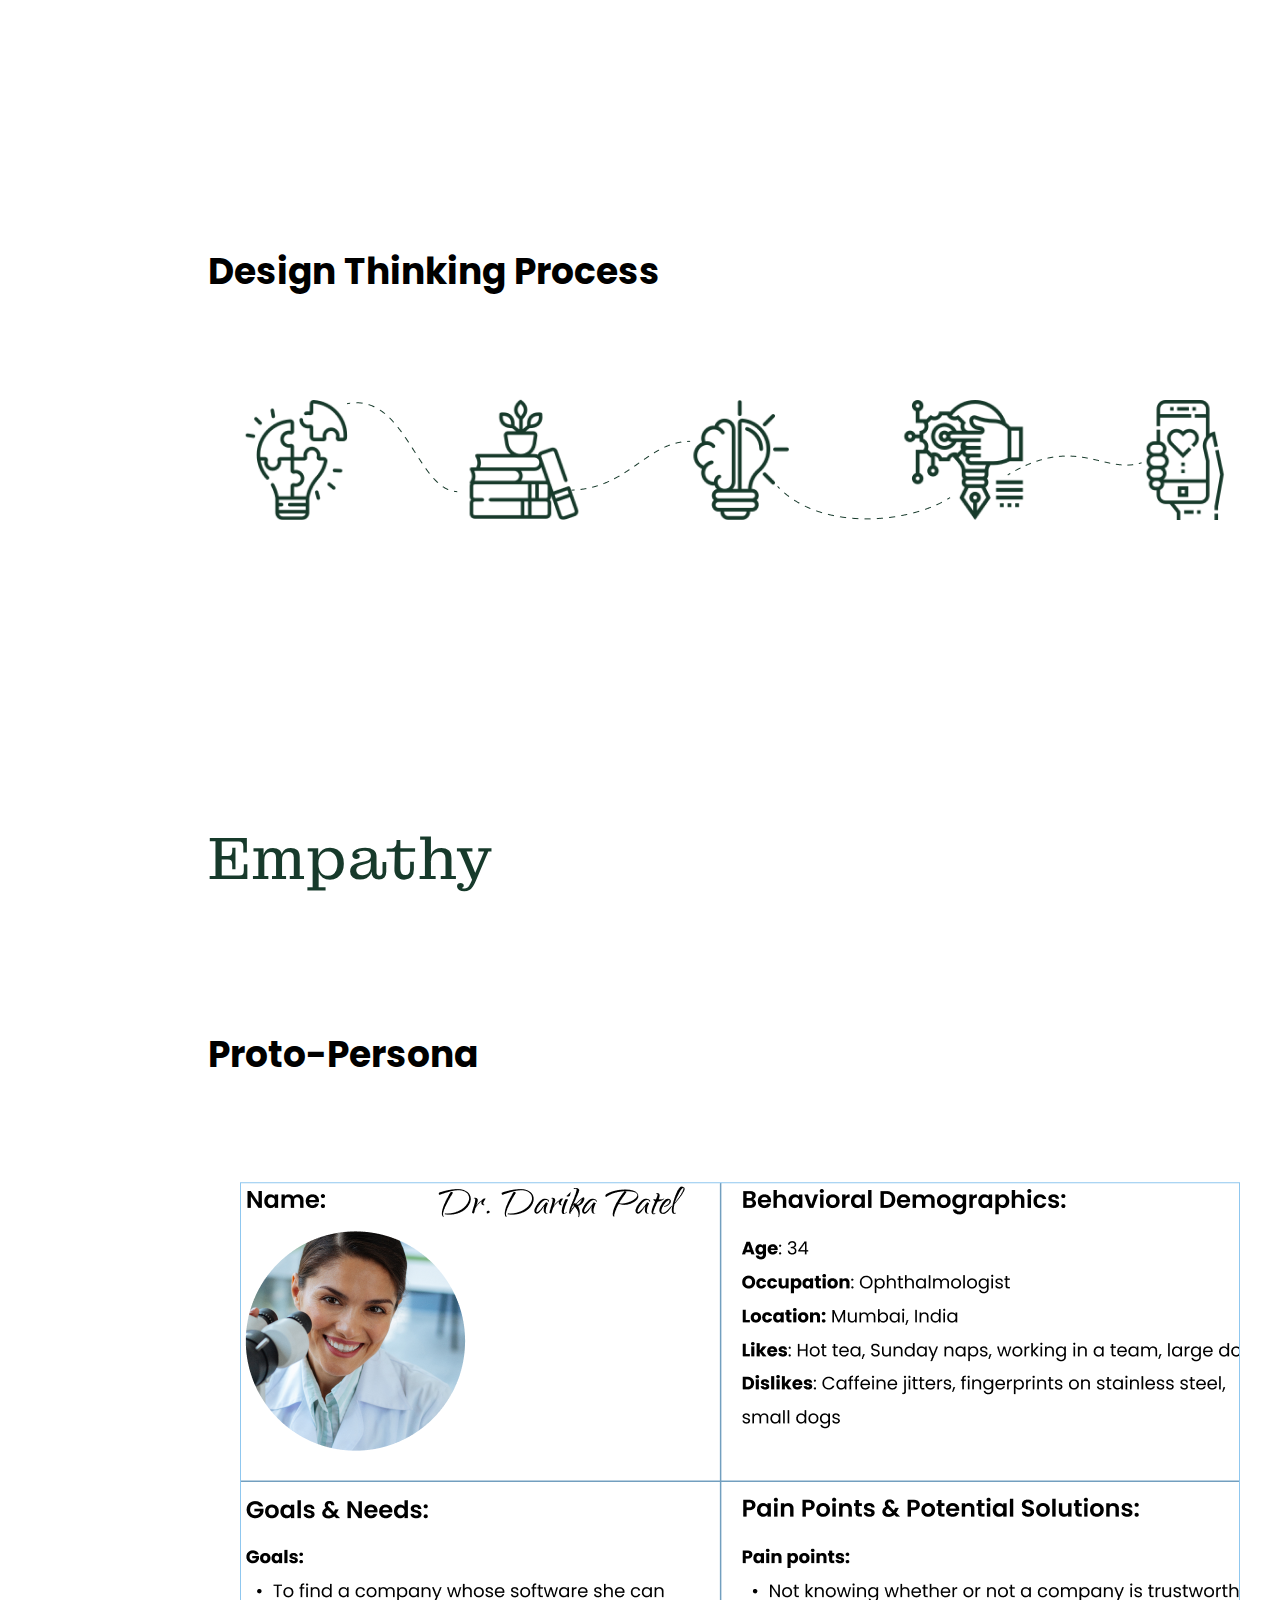
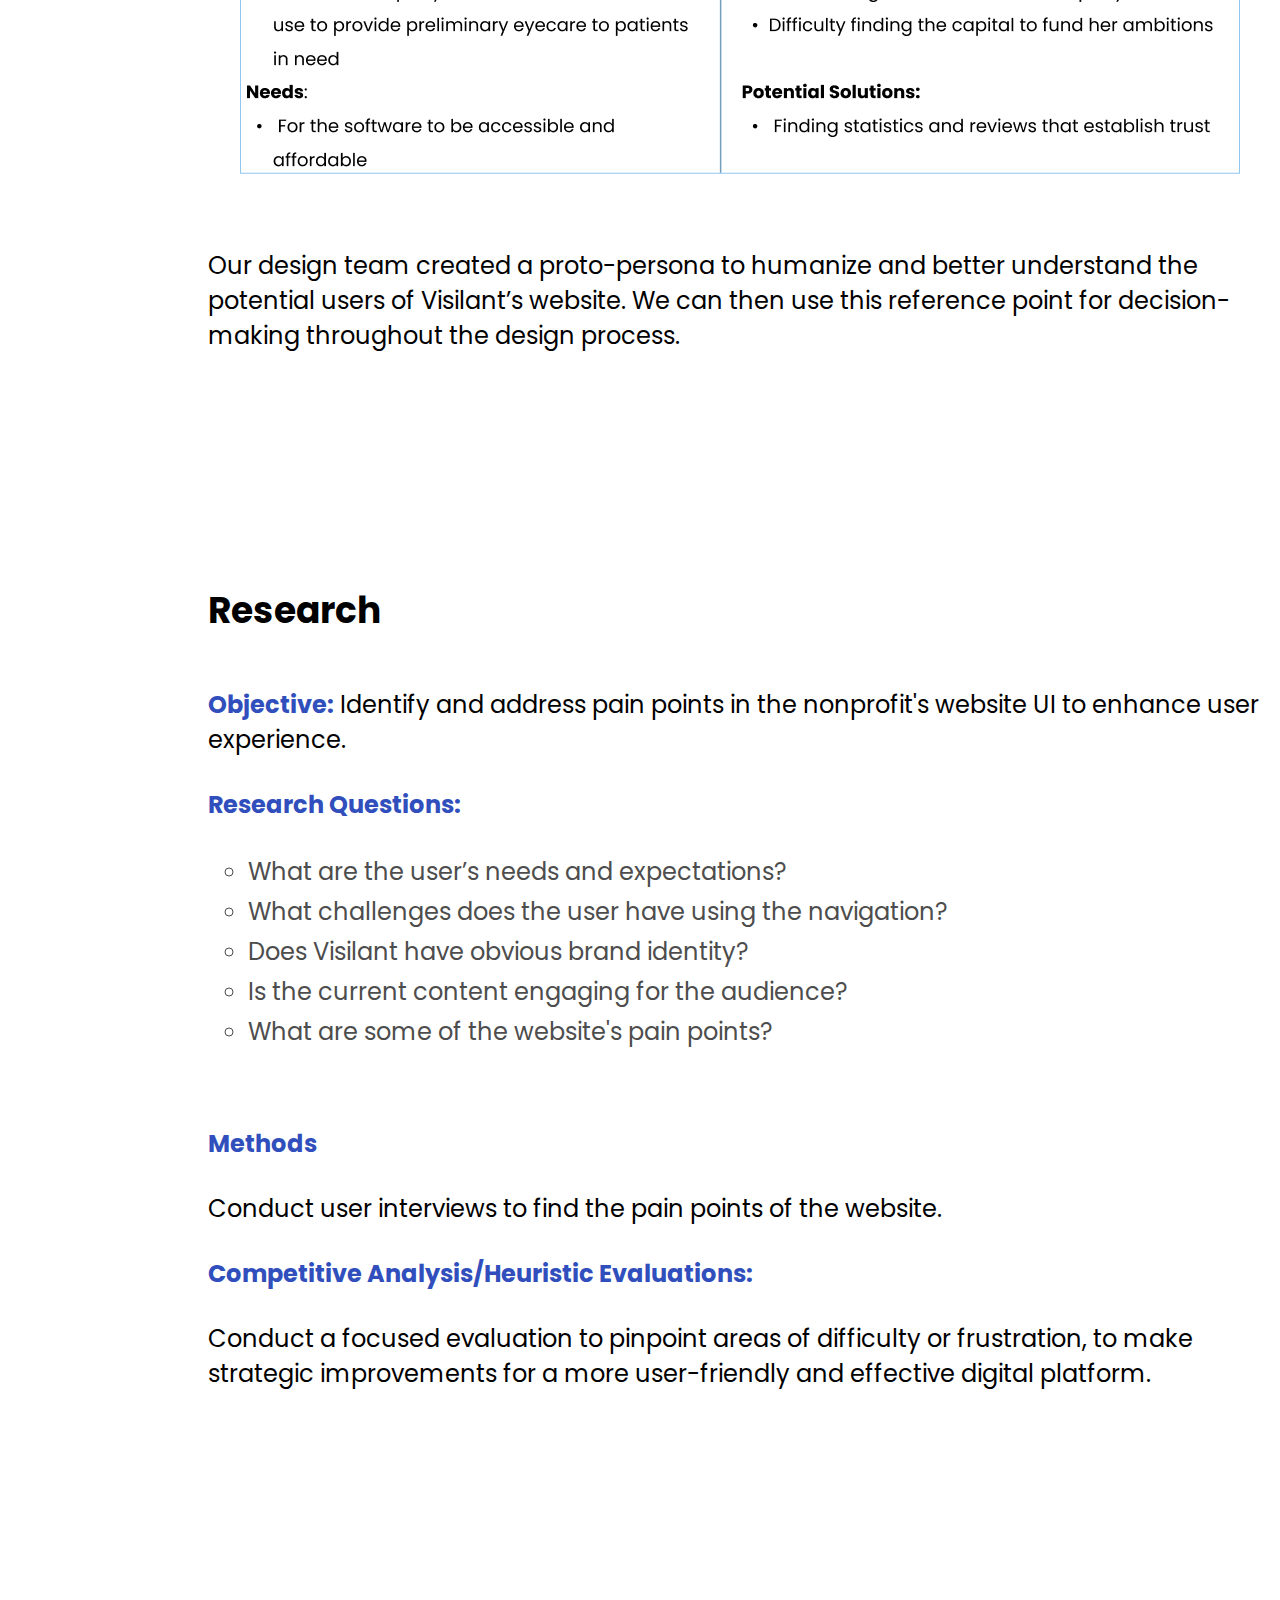
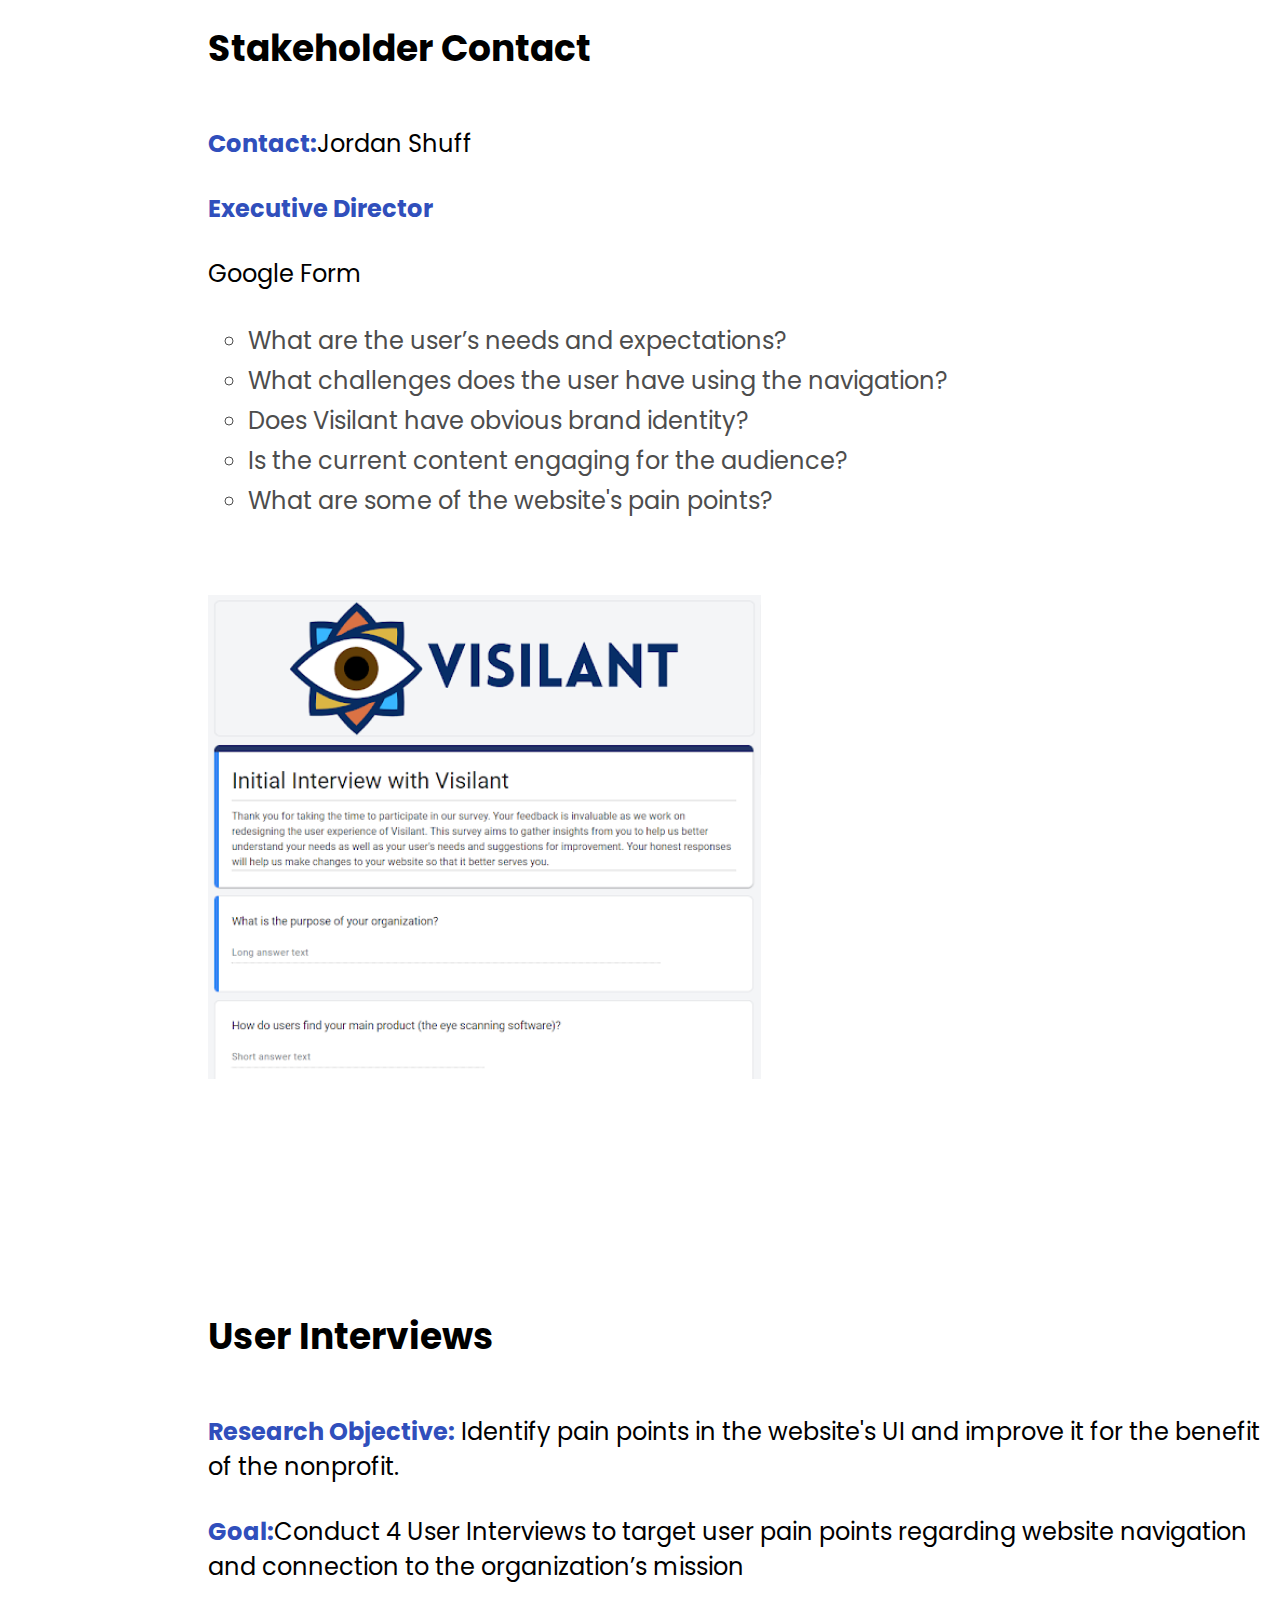
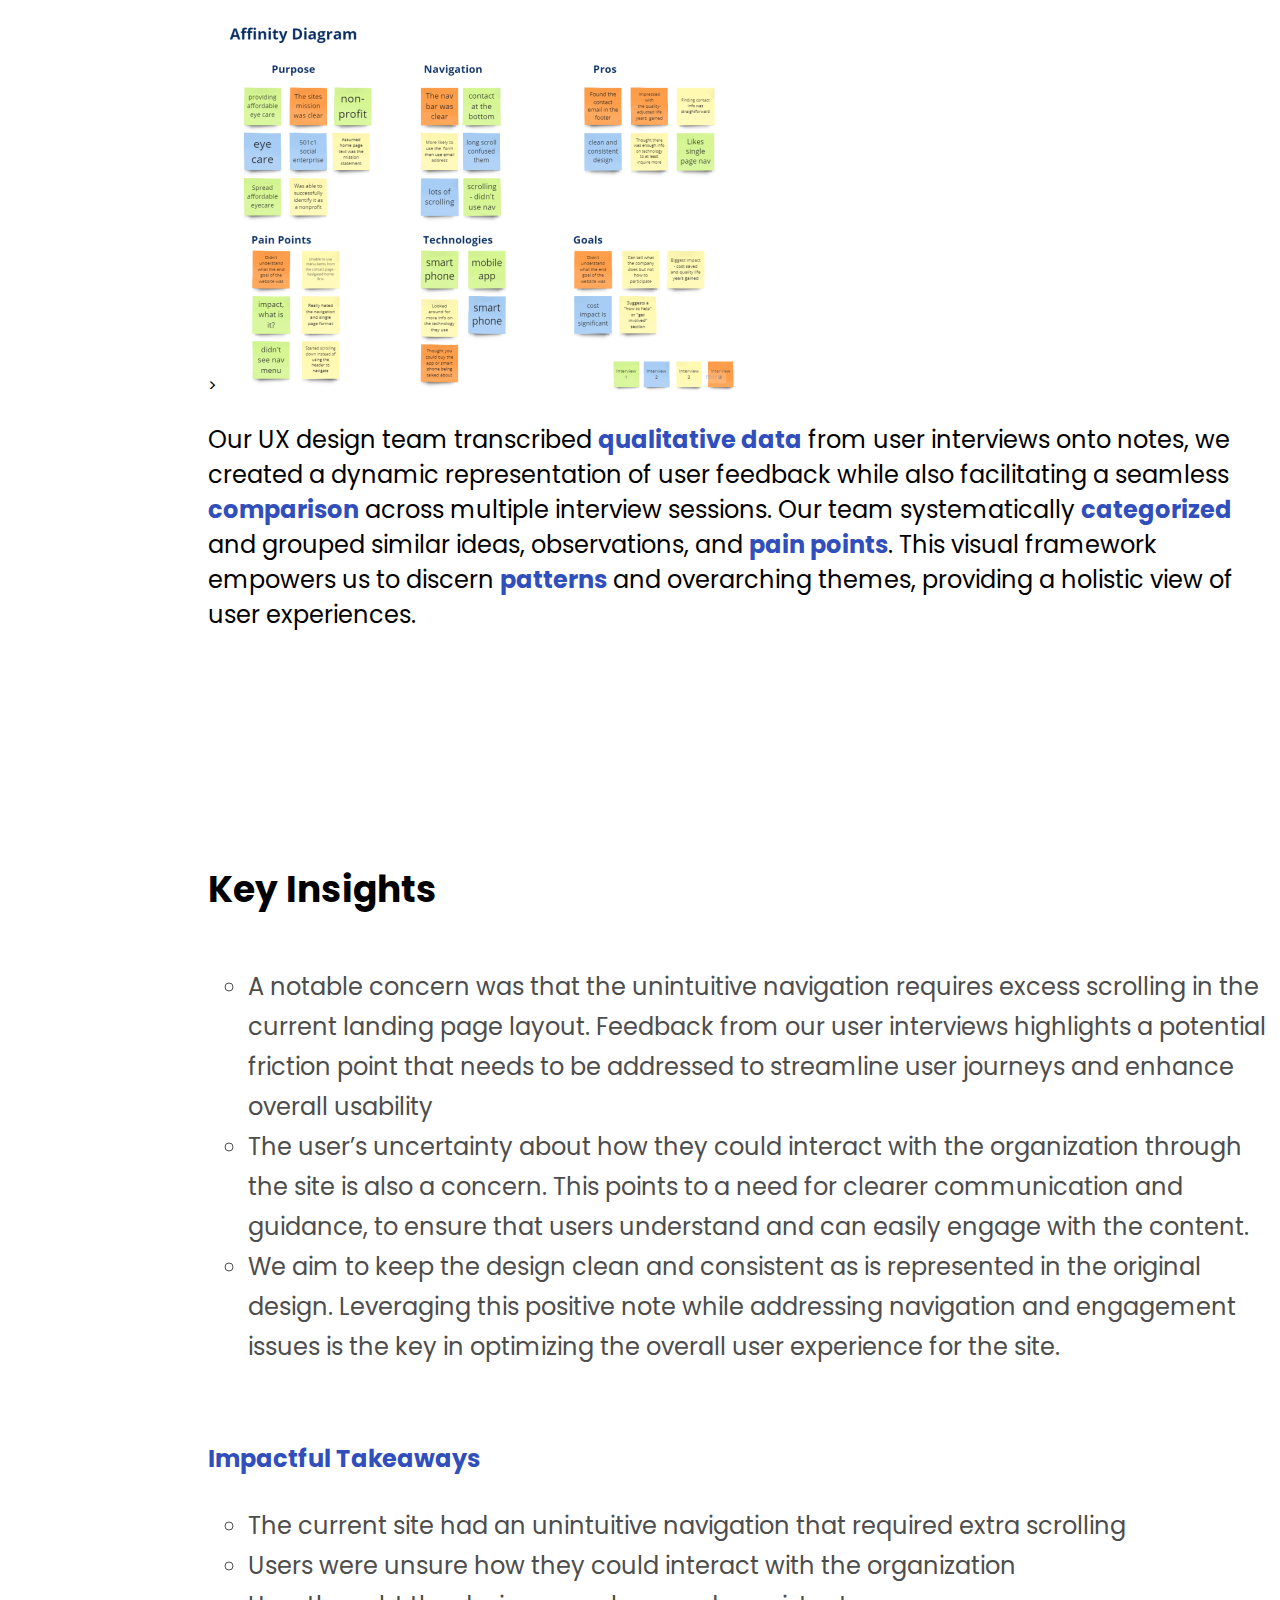
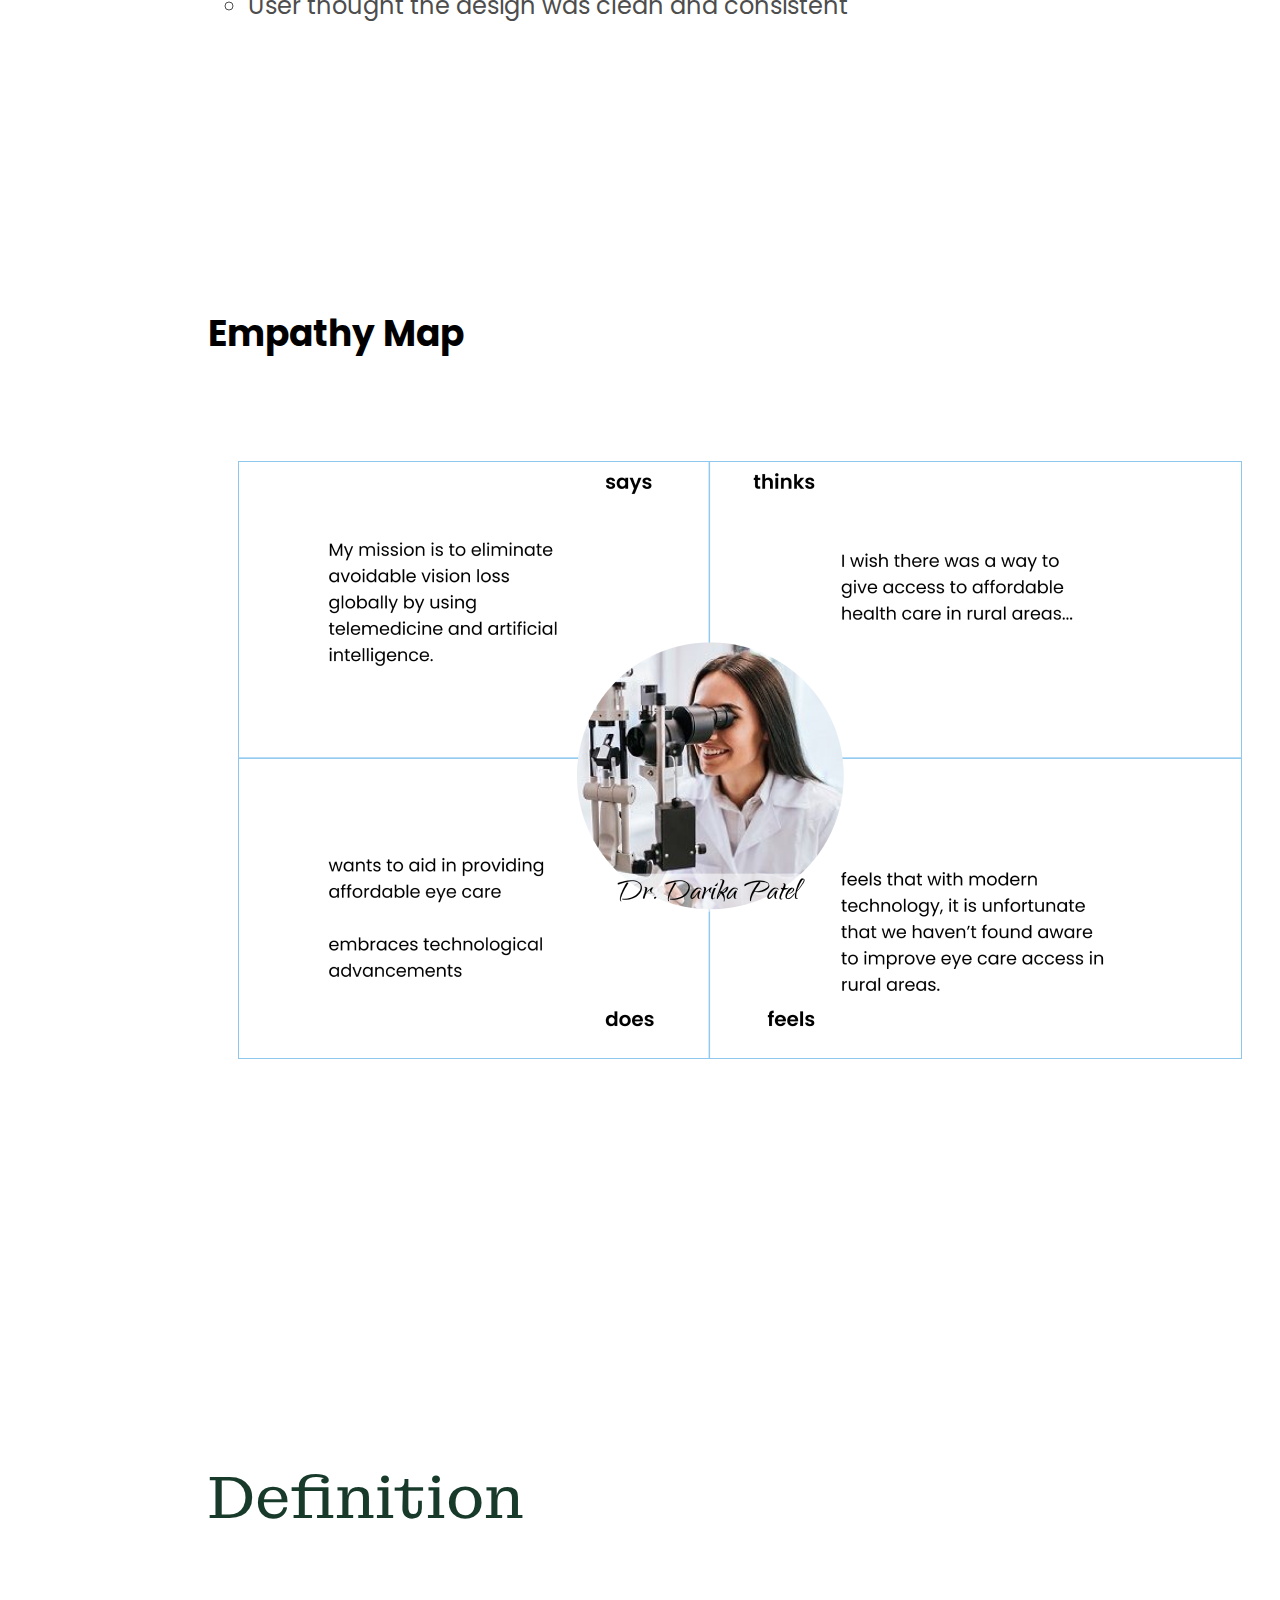
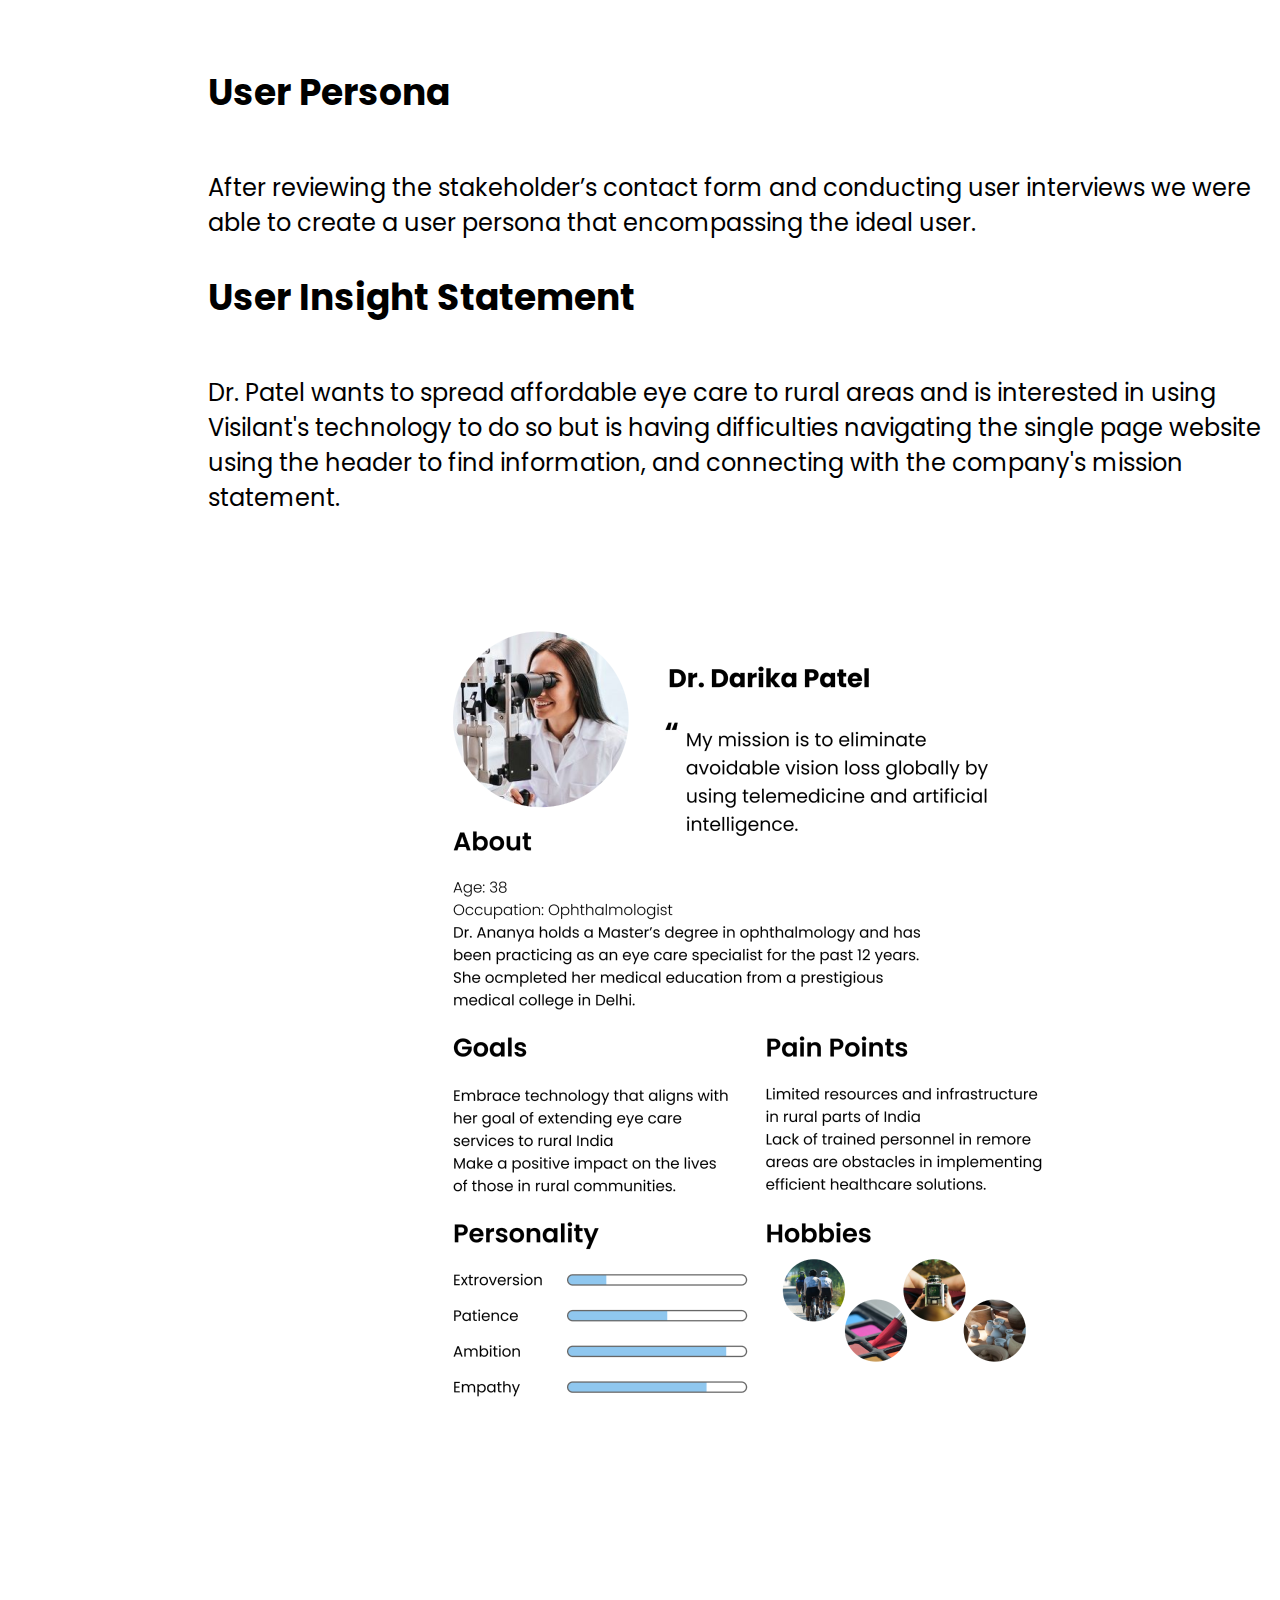
<file: visilantCaseStudy.html>
<html lang="en">
  <head>
    <meta charset="UTF-8">
    <meta http-equiv="X-UA-Compatible" content="IE=edge">
    <meta name="viewport" content="width=device-width, initial-scale=1.0">
    <title>Sidebar With Bootstrap</title>
    <link rel="stylesheet" href="https://fonts.googleapis.com/css2?family=Montagu+Slab&display=swap">
    <link href="https://cdn.lineicons.com/4.0/lineicons.css" rel="stylesheet">
    <link href="https://cdn.jsdelivr.net/npm/bootstrap@5.3.0-alpha3/dist/css/bootstrap.min.css" rel="stylesheet" integrity="sha384-KK94CHFLLe+nY2dmCWGMq91rCGa5gtU4mk92HdvYe+M/SXH301p5ILy+dN9+nJOZ" crossorigin="anonymous">
    <link rel="stylesheet" href="./css/visilant.css">
</head>
<nav class="navbar navbar-expand-lg bg-body-tertiary">
  <div class="container-fluid d-flex justify-content-between align-items-center">
    <a class="navbar-brand mylogo" href="#"><img src="./images/av-designs-logo.png" alt="Logo"></a>
    <button class="navbar-toggler" type="button" data-bs-toggle="collapse" data-bs-target="#navbarNav" aria-controls="navbarNav" aria-expanded="false" aria-label="Toggle navigation">
      <span class="navbar-toggler-icon">
      </span>
    </button>
    <div class="collapse navbar-collapse" id="navbarNav">
      <ul class="navbar-nav mb-2 mb-lg-0">
        <li class="nav-item">
          <a class="nav-link active" aria-current="page" href="index.html">portfolio.</a>
        </li>
        <li class="nav-item">
          <a class="nav-link" href="resume.html">resume.</a>
        </li>
        <li class="nav-item">
          <a class="nav-link" href="about.html">about.</a>
        </li>
      </ul>
    </div>
  </div>
</nav>


<body data-new-gr-c-s-check-loaded="14.1167.0" data-gr-ext-installed="">
    
  <div class="wrapper">
    <aside id="sidebar">
        <ul class="sidebar-nav">
            <li class="sidebar-item">
                <a href="#empathy" class="sidebar-link">
                  <img src="./images/Empathy Icon.png">
                  <p>empathy.</p>
                </a>
            </li>
            <li class="sidebar-item">
              <a href="#definition" class="sidebar-link">
                <img src="./images/Defintion Icon.png">
                <p>definition.</p>
              </a>
          </li>
          <li class="sidebar-item">
            <a href="#ideation" class="sidebar-link">
              <img src="./images/Ideation Icon.png">
              <p>ideation.</p>
            </a>
        </li>
        <li class="sidebar-item">
          <a href="#prototype" class="sidebar-link">
            <img src="./images/Prototype Icon.png">
            <p>prototype.</p>
          </a>
      </li>
      <li class="sidebar-item">
        <a href="#test" class="sidebar-link">
          <img src="./images/Test Icon.png">
            <p>test.</p>
        </a>
    </li>
    <li class="sidebar-item">
      <a href="#reflections" class="sidebar-link">
        <img src="./images/finalThoughtsIcon.png">
          <p>reflections.</p>
      </a>
  </li>
  <li class="sidebar-item">
    <a href="#" class="sidebar-link">
      <img src="./images/upArrow.png">
        <p>top.</p>
    </a>
</li>
    </aside>
  </div>

        <div class="main p-3">
          <div class="text-left">
            <div class="heroContainer container col-xxl-12 px-4 py-5">
              <!-- First Row -->
              <div class="row align-items-center g-5 py-5">
                <!-- Text Section -->
                <div class="heroContent col-lg-6">
                  <h2 class="head display-5 fw-bold text-body-emphasis lh-1 mb-3">Visilant</h2>
                  <h2 class="headliner display-5 fw-bold text-body-emphasis lh-1 mb-3">Website Overhaul Shines Light on Affordable Eyecare Mission with AI and Tech</h2>
                </div>
                <!-- Image Section -->
                <div class="col-lg-6">
                  <div class="heroImage">
                    <img src="./images/VisilantMockup.png" class="d-block mx-lg-auto img-fluid" alt="VisilantMockup" width="700" height="500" loading="lazy">
                  </div>
                </div>
              </div>
              <!-- Second Row -->
              <div class="row col-12 py-5">
                <!-- Text Section -->
                <div class="col-lg-12">
                  <div class="row">
                    <div class="col-lg-10 mx-auto">
                      <p class="lead"><strong>Concept:</strong> Redesign Visilant’s current landing page into a comprehensive multi-page design.</p>
                      <p class="lead"><strong>Goals:</strong></p>
                      <ul>
                        <li>Provide clarity to the company mission</li>
                        <li>Build credibility</li>
                      </ul>
                      <div class="col-6 d-md-flex justify-content-md-start">
                        <a href="#clickablePrototype" class="outlined-button">prototype.</a>
                      </div>
                    </div>
                  </div>
                </div>
              </div>
            </div>
          </div>
 




<div class="row section-title justify-content-center">Background</div>




          <section>          
          <div class="sectionContainer container problem" data-aos="fade-up">
            <section><p><strong>Revolutionizing Affordable Eyecare with AI and Tech:</strong>

              Visilant stands at the forefront of innovation, dedicated to reshaping the landscape of affordable eyecare through the power of artificial intelligence and cutting-edge technology. With a mission deeply rooted in accessibility and compassion, Visilant leverages its expertise to illuminate pathways to clearer vision for all. Through a comprehensive website overhaul, we shine a spotlight on their commitment to providing clarity not only in vision but also in their company mission. Join us as we embark on a journey to unveil the transformative impact of Visilant's vision, one pixel at a time.</p></section>
              <h2>Problem</h2>
              <p>Visilant's website faces usability challenges, including an unintuitive header, awkward scrolling, and a lack of features, hindering user engagement and mission communication. How can we enhance usability and accessibility to transform our website into an effective tool for fostering empathy, engagement, and support for their  mission?</p>
            </div></section>
            <div class="sectionContainer container solution" data-aos="fade-up">
              <section>
              <h2>Our Solution</h2>
              <p><strong>User-Centric Design:</strong>User-Centric Design: Craft an intuitive and user-friendly interface that ensures a seamless navigation experience for visitors, encouraging them to explore the organization's mission and impact.</p>
              <p><strong>Content Enrichment:</strong> Transform the existing landing page into a multi-dimensional website with dedicated sections, partnerships, and the technology-driven solutions that propel the organization's mission forward.</p>
              <p><strong>Build Credibility:</strong> Establish trust and credibility by showcasing the organization's achievements and partnerships. Showcase the human stories behind the organization’s impactful initiatives.</p>
              <p><strong>Responsive Design:</strong> Ensure that the website is accessible across various devices, catering to a diverse audience and enabling easy engagement from different regions and demographics</p>
            </div>
          </section>


            <section>
            <div class="sectionContainer container audience" data-aos="fade-up">
              <h2>Target Audience</h2>
              <ul>
                <li>hospitals</li>
                <li>NGOs who conduct eye outreach</li>
                <li>Governments who conduct eye outreach</li>
                <li>Donors</li>
              </ul>
            </div>
            </section>

            <section>
              <div class="sectionContainer container tools" data-aos="fade-up">
                <h2>Tools</h2>
                <div class="toolsContainer container-fluid">
                  <div class="tool">
                    <img src="./images/Trello.png" alt="Trello">
                    <p>Trello</p>
                  </div>
                  <div class="tool">
                    <img src="./images/Figma.png" alt="Figma">
                    <p>Figma</p>
                  </div>
                  <div class="tool">
                    <img src="./images/Miro.png" alt="Miro">
                    <p>Miro</p>
                  </div>
                </div>
              </div>
            </section> 



            <section>
          <div class="sectionContainer container role" data-aos="fade-up">
            <h2>My Role</h2>
            <div class="row justify-content-center">
              <div class="col-md-6 imgContainer text-center">
                <img src="./images/my role.png" class="img-fluid" alt="My Role">
              </div>
            </div>
          </div>
        </section>


        <section>
          <div class="sectionContainer col-md-12 container timeline" data-aos="fade-up">
            <h2>Project Timeline</h2>
            <div class="imgContainer">
            <img src="./images/Timeline.png">
          </div></div>
        </section>



        <section>
          <div class="sectionContainer container process" data-aos="fade-up">
            <h2>Design Thinking Process</h2>
            <div class="row justify-content-center">
              <div class="col-lg-6 col-md-8 col-sm-10 imgContainer text-center">
                <div class="imgContainer">
                <img src="./images/processicons.png" class="img-fluid" alt="Design Thinking Process"></div>
              </div>
            </div>
          </div>
        </section>
        


<section id="empathy">
<div class="row section-title justify-content-center">Empathy</div>


        
          <div class="sectionContainer container empathy" data-aos="fade-up">
            <section>
            <h2>Proto-Persona</h2>
            <div class="row justify-content-center">
              <div class="col-lg-6 col-md-8 col-sm-10 imgContainer text-center">
                <img src="./images/Proto-persona.png" class="img-fluid" alt="Proto-Persona">
              </div>
            <p>Our design team created a proto-persona to humanize and better understand the potential users of Visilant’s website.
              We can then use this reference point for decision-making throughout the design process.
              </p>
            </div></section>
          </div>


          <section>
          <div class="sectionContainer container research" data-aos="fade-up">
            <h2>Research</h2>
            <div class="row container align-items-start justify-content-center">
              <div class="col-md-6">  
                <p><strong>Objective:</strong> Identify and address pain points in the nonprofit's website UI to enhance user experience.</p>
                <p><strong>Research Questions:</strong></p>
                <ul>
                  <li>What are the user’s needs and expectations?</li>
                  <li>What challenges does the user have using the navigation?</li>
                  <li>Does Visilant have obvious brand identity?</li>
                  <li>Is the current content engaging for the audience?</li>
                  <li>What are some of the website's pain points?</li>
                </ul>
              </div>
              <div class="col-md-6">
                <p><strong>Methods</strong></p>
                <p>Conduct user interviews to find the pain points of the website.</p>
                <p><strong>Competitive Analysis/Heuristic Evaluations:</strong></p>
                <p>Conduct a focused evaluation to pinpoint areas of difficulty or frustration, to make strategic improvements for a more user-friendly and effective digital platform.</p>
              </div>
            </div>
          </div>
        </section>


        <section>
          <div class="sectionContainer container stakeholder" data-aos="fade-up">
            <h2>Stakeholder Contact</h2>
            <div class="row align-items-start justify-content-flex-start">
              <div class="col-md-6">
                <p><strong>Contact:</strong>Jordan Shuff</p>
                <p><strong>Executive Director</strong></p><p>Google Form</p>
                <ul>
                  <li>What are the user’s needs and expectations?</li>
                  <li>What challenges does the user have using the navigation?</li>
                  <li>Does Visilant have obvious brand identity?</li>
                  <li>Is the current content engaging for the audience?</li>
                  <li>What are some of the website's pain points?</li>
                </ul>
              </div>
              <div class="col-md-6">
                <img src="./images/stakeholder-contact.png">
              </div>
            </div>
          </div>
        </section>



        <section>
          <div class="sectionContainer container interviews" data-aos="fade-up">
            <h2>User Interviews</h2>
            <div class="row align-items-center justify-content-flex-center">
              <p><p><strong>Research Objective:</strong> Identify pain points in the website's UI and improve it for the benefit of the nonprofit.</p>
              <p><strong>Goal:</strong>Conduct 4 User Interviews to target user pain points regarding website navigation and connection to the organization’s mission</p></p>
              <div class="col-md-6">>
                <img src="./images/Affinity Diagram.png">
              </div>
              <div class="col-md-6">
                <p>Our UX design team transcribed <strong>qualitative data</strong> from user interviews onto notes, we created a dynamic representation of user feedback while also facilitating a seamless <strong>comparison</strong> across multiple interview sessions.

                  Our team systematically <strong>categorized</strong> and grouped similar ideas, observations, and <strong>pain points</strong>. This visual framework empowers us to discern <strong>patterns</strong> and overarching themes, providing a holistic view of user experiences. </p>
              </div>
            </div>
          </div>
        </section>




        <section>
          <div class="sectionContainer container insights" data-aos="fade-up">
            <h2>Key Insights</h2>
            <div class="align-items-start justify-content-flex-start">
              <div class="row">
                <ul>
                  <li>A notable concern was that the unintuitive navigation requires excess scrolling in the current landing page layout. Feedback from our user interviews highlights a potential friction point that needs to be addressed to streamline user journeys and enhance overall usability</li>
                  <li>The user’s uncertainty about how they could interact with the organization through the site is also a concern. This points to a need for clearer communication and guidance, to ensure that users understand and can easily engage with the content.</li>
                  <li>We aim to keep the design clean and consistent as is represented in the original design. Leveraging this positive note while addressing navigation and engagement issues is the key in optimizing the overall user experience for the site.</li>
                </ul>
                <p><strong>Impactful Takeaways</strong></p>
                <ul>
                  <li>The current site had an unintuitive navigation that required extra scrolling</li>
                  <li>Users were unsure how they could interact with the organization</li>
                  <li>User thought the design was clean and consistent</li>
                </ul>
              </div>
            </div>
          </div>
        </section>



        <section>
          <div class="sectionContainer container empathyMap" data-aos="fade-up">
            <h2>Empathy Map</h2>
            <div class="imgContainer">
            <img src="./images/empathyMap.png">
            </div>
          </div>
        </section>
</section>

<section id="definition">
<div class="row section-title justify-content-center">Definition</div>


      <div class="sectionContainer container empathyMap" data-aos="fade-up">
      <div class="row align-items-center justify-content-center">
        <div class="col-md-6">  
          <h2>User Persona</h2>
          <p>After reviewing the stakeholder’s contact form and conducting user interviews we were able to create a user persona that encompassing the ideal user.</p>
          <h2>User Insight Statement</h2>
          <p>Dr. Patel wants to spread affordable eye care to rural areas and is interested in using Visilant's technology to do so but is having difficulties navigating the single page website using the header to find information, and connecting with the company's mission statement.</p>
        </div>
        <div class="col-6">
          <div class="imgContainer">
            <section><img src="./images/user persona.png"></section>
          </div>
        </div>
        </div>
    
        <section>
    <div class="row container justify-content-center">
      <h2>Problem Statement</h2>
      <p>Visilant's website faces usability challenges, including an unintuitive header, awkward scrolling, and a lack of features, hindering user engagement and mission communication. How can we enhance usability and accessibility to transform our website into an effective tool for fostering empathy, engagement, and support for their  mission?</p>
    </div>
  </section>
  </div>

  <section>
  <div class="sectionContainer container analysis" data-aos="fade-up">
    <div class="row align-items-start justify-content-flex-start">
      <div class="col-md-6">
        <h2>Competitor Analysis</h2>
        <p><strong>Impactful Takeaways</strong></p>
        <ul>
          <li>Emotional connection and humanization of competitors set them apart from Visilant</li>
          <li>Competitors goals and user engagement is well conveyed</li>
        </ul>
      </div>
      <div class="col-md-6">
        <h2>Heuristic Evaluation</h2>
        <p><strong>Impactful Takeaways</strong></p>
        <ul>
          <li>The target audience is not clear</li>
          <li>User engagement is not clear</li>
          <li>Navigation is unintuitive</li>
          <li>Buttons are unintuitive</li>
        </ul>
      </div>
    </div>
  </div></section>

  <section>
  <div class="sectionContainer container matrix" data-aos="fade-up">
    <h2>Prioritization Matrix</h2>
    <div class="row container justify-content-center">
      <div class="blurryImg">    <img src="./images/iLikeiWishwhatIf.png">
      </div>
    <img src="./images/matrix.png">
    </div>
  </div></section>

</section>
  <div class="sectionContainer container matrix" data-aos="fade-up">
    <h2>User Scenario & User Journey Map</h2>
    <div class="row container justify-content-center">
      <img src="./images/journeyMap.png">
    </div>
  </div></section>
</section>


<section id="ideation">
<div class="row section-title justify-content-center">Ideation</div>



<section>
  <div class="sectionContainer container taskFlow" data-aos="fade-up">
    <h2>Task Flow</h2>
    <p>Visilant's current design does not consist of a way to solicit donations on the website.</p>
    <p>Our team created a task flow to showcase specifics to identify key interactions and decision points.</p>
    <div class="row container justify-content-center">
      <img src="./images/taskFlow.png">
    </div>
  </div>
</section>


<section>
  <div class="sectionContainer container uaskFlow" data-aos="fade-up">
    <h2>User Flow</h2>
    <p>The flow demonstrates the process of donating and completing the contact form.</p>
    <div class="row container justify-content-center">
      <img src="./images/userFlow.png">
    </div>
  </div>
</section>

<section></section>
  <div class="sectionContainer container userFlow" data-aos="fade-up">
    <h2>Site Map</h2>
    <p>The flow demonstrates the process of donating and completing the contact form.</p>
    <div class="row container justify-content-center">
      <img src="./images/siteMap.png">
    </div>
  </div>
</section>






<section id="prototype">
<div class="row section-title justify-content-center">Prototype</div>


      <section>
        <div class="sectionContainer container loFidelity" data-aos="fade-up">
          <h2>Lo-fidelity Wireframes</h2>
            <div class="containerImg">
              <img src="./images/lo-fidelity.png"></img>
            </div>
        </div>
      </section>



    <section>
      <div class="sectionContainer container styleTile" data-aos="fade-up">
        <h2>Style Tile</h2>
        <div class="row sectionContainer container col-12">
          <img src="./images/styleTile.png">
        </div>
        <a href="Style Guide.pdf" target="_blank">Style Guide PDF</a>
      </div>
    </section>
  </section>




<section id="test">
<div class="row section-title justify-content-center">Test</div>


    <section>
      <div class="sectionContainer container guerrillaTest" data-aos="fade-up">
        <h2>Guerrilla Usability Testing</h2>
        <p><strong>Script:</strong>Hello, my name is Adelia, and I’m going to walk you through today’s session. As I mentioned over email, my class is currently working to redesign a non-profit website and we chose Visilant, a non-profit aiming to reduce avoidable blindness in low-middle income countries with technology. I’d like to begin by thanking you for making time to speak with us. Your feedback is valuable and will help us determine if our website functions as intended. Just to confirm, we’d like to keep this session to 10 minutes. Does that still work for you?</p>
        <div class="row justify-content-center">
            <div class="col-12 text-center"> <!-- Added col-12 and text-center classes -->
              <div class="imgContainer">
                <img src="./images/chloeInterview.png"></div>
            </div>
        </div>
        <div class="row sectionContainer container col-12">
            <div class="col-md-6 text-center">
                <p1>"I thought I was on the homepage, but I'm not"</p1>
            </div>
            <div class="col-md-6"></div>
        </div>
        <div class="row sectionContainer container col-12">
            <div class="col-md-6"></div>
            <div class="col-md-6 text-center">
                <p1><strong>Solution:</strong> Breadcrumbs</p1>
            </div>
    </div>
    </section>

    <section>
      <div class="sectionContainer container testAnalysis">
        <h2>Test Analysis</h2>
        <p><strong>Margins:</strong> Users expressed dissatisfaction with the spacing around elements on the interface. Insufficient margins made it difficult for them to navigate and interact comfortably with the content.</p>
        <p><strong>Card Size:</strong>Participants highlighted issues with the size of cards displaying information. Some found them too small, leading to difficulties in reading or interacting with the content effectively. Others suggested that larger cards would improve visibility and usability.</p>
        <p><strong>'Learn More' Links:</strong>Users pointed out that 'Learn More' links lacked specificity. They expressed a need for these links to direct them to a particular page or resource that provided relevant and detailed information about the topic they were interested in.</p>
        <p><strong>Forms Need Iterations:</strong>Feedback indicated that the forms used in the interface required refinement. Users encountered difficulties in completing the forms smoothly, suggesting a need for iteration to streamline the process and improve user experience.</p>
        <p><strong>Pain Points</strong></p>
          <ul>
            <li>margins</li>
            <li>card size</li>
            <li>'learn more'</li>
            <li>forms need iterations</li>
          </ul>
        </section>
<section>
        <div class="sectionContainer container testAnalysis">
        <p>Addressing these pain points identified through user interviews is crucial for enhancing the usability and effectiveness of the interface, ultimately leading to improved user satisfaction and engagement.</p>
        </div></section>


    <section>
      <div class="sectionContainer container hiFidelityTest">
      </div>
      <div class="sectionContainer container a-bTesting" data-aos="fade-up">
      <div class="row align-items-center justify-content-center">
        <div class="col-md-6"> 
          <h2>High Fidelity Testing</h2>
        <ul>
          <li>Make a donation</li>
          <li>Find the team</li>
          <li>Click on 'Learn More'</li>
          <li>Technology page layout</li>
          <li>Contact page</li>
        </ul> 
          <h2>A/B Testing</h2>    
          <p><strong>Metrics:</strong>Click through rate (CTR) of the home page</p>
          <p><strong>Variations</strong></p>
          <ul>
            <li>Version A: Clicking a dedicated home button</li>
            <li>Version B: Clicking the logo to navigate home</li>
          </ul>
          <p>Random Assignment</p>
          <p><strong>Conclusions:</strong>Version A significantly outperformed version B
            Iterations were made to reflect the outcome of A/B testing</p>
        </div>
        <div class="col-6">
          <div class="imgContainer">
            <img src="./images/highFi.png">
          </div>
        </div>
        </div>
      </div>
    </section>

    <section>
      <div class="sectionContainer container usabilityTestAnalysis">
        <h2>Usability Test Analysis</h2>
        <p><strong>Desktop</strong></p>
        <ul>
          <li>Users need a confirmation page after filling out forms to reduce confusion and to be consistent with the industry</li>
          <li>Expand payment options by adding alternative methods to accommodate a wider range of preferences. </li>
        </ul>
        <p><strong>Mobile</strong></p>
        <ul>
          <li>For improved accessibility the logo should be linked to ‘home’</li>
          <li>we need to create a larger closing button in the navigation menu for accessibility</li>
          <li>Language needs to be simplified for a broader audience</li>
          <li>Breadcrumbs would eliminate confusion about the user’s current page</li>
        </ul>
        <p>These thoughtful improvements collectively contribute to a more user-friendly and accessible digital experience.</p>
      </div>
    </section>


    <section>
      <div class="sectionContainer container usabilityTestAnalysis">
        <h2>Iterations</h2>
        <ul>
          <li>humanize the organization</li>
          <li>keep it simplistic</li>
          <li>make it intuitive</li>
          <li>showcase Visilant’s mission</li>
        </ul>
    </section>

<section>
  <div class="sectionContainer container usabilityTestAnalysis">
  <h3>Visilant Existing 'About' Page</h3>
      <div class="sectionContainer container row">
        <img src="./images/about-visilant.png"></img>
      </div>
</section>

<section>
<div class="sectionContainer container usabilityTestAnalysis">
  <h3>Iterations</h3>
  <div class="sectionContainer container a/bTesting" data-aos="fade-up">
    <div class="row align-items-center justify-content-center">
      <div class="col-md-6"> 
        <div class="imgContainer">
          <img src="./images/iterations.png">
        </div>
      </div>
      <div class="col-md-6"> <!-- Changed col-6 to col-md-6 -->
        <div class="imgContainer">
          <img src="./images/aboutPage.png">
        </div>
      </div>
    </div>
</section>

<section>
  <div class="sectionContainer container usabilityTestAnalysis">
    <h3>Visilant Existing 'Impact' Page</h3>
      <div class="sectionContainer container row">
        <img src="./images/impactPage.png">
      </div>
    </section>

<section>
  <div class="sectionContainer container usabilityTestAnalysis">
  <h3>Iterations</h3>
  <div class="sectionContainer container a/bTesting" data-aos="fade-up">
    <div class="row align-items-center justify-content-center">
      <div class="col-md-6"> 
        <div class="imgContainer">
          <img src="./images/iterations2.png">
        </div>
      </div>
      <div class="col-md-6"> <!-- Changed col-6 to col-md-6 -->
        <div class="imgContainer">
          <img src="./images/impactPageIterations.png">
        </div>
      </div>
    </div>
  </div>
</section>
</section>

<section id="clickablePrototype">
<div class="row section-title justify-content-center">Prototype</div></section>


    <section>
      <div class="container sectionContainer">
        <a class="prototypeLink" href="https://www.figma.com/proto/1FGaTmBp4BwipNx0rpFfI0/Visilant-Redesign?page-id=61%3A3998&type=design&node-id=119-16&viewport=45%2C1242%2C0.12&t=s4CA3hBZDXafqkQN-1&scaling=min-zoom&starting-point-node-id=119%3A16&show-proto-sidebar=1&mode=design" target="_blank">Desktop Figma Prototype</a>
      </div>
      <div class="imgContainer">
        <img src="./images/desktopMockup.png">
      </div>
    </section>

    <section>
      <div class="container sectionContainer">
        <a class="prototypeLink" href="https://www.figma.com/proto/1FGaTmBp4BwipNx0rpFfI0/Visilant-Redesign?page-id=61%3A3998&type=design&node-id=214-537&viewport=45%2C1242%2C0.12&t=s4CA3hBZDXafqkQN-1&scaling=min-zoom&starting-point-node-id=214%3A537&mode=design" target="_blank">Mobile Figma Prototype</a>
      </div>
      <div class="container sectionContainer imgContainer">
        <img src="./images/mobileMockup.png">
      </div>
    </section>


<section id="reflections">
  <div class="row section-title justify-content-center">Reflections</div>


  <section>
    <div class="sectionContainer container">
      <h2>Final Thoughts</h2>
      <p>The redesign journey for Visilant was more than just a visual transformation; it was a <strong>commitment to transforming lives</strong>. Shifting from a simplistic landing page to a <strong>comprehensive multi-page website</strong> was about creating an <strong>immersive</strong> experience for users passionate about accessible eye care and the mission to eliminate avoidable blindness.</p>

      <p></p>We infused <strong>humanity</strong> into the organization by sharing compelling stories, humanizing the cause, and fostering a genuine <strong>emotional connection</strong> with our users. By turning the spotlight on the people behind the mission, we aimed to bridge the gap between the <strong>digital space</strong> and the real <strong>impact</strong> on lives.</p>

      <p>The introduction of a donation feature serves as a vital bridge between empathy and action. Now, users can seamlessly contribute to the cause they believe in, directly supporting the noble efforts of Visilant.</p>

      <p>Through thoughtful design choices, we can amplify the voice of those who need it most and drive impactful change.</p>
    </section>


    <section>
    <div class="sectionContainer container">
    <h2>Future Opportunities</h2>
      <p><strong>Highlight Positive Outcomes and Patient Testimonials</strong></p>
          <ul>
            <li>Establish a dedicated section to showcase success stories and testimonials from patients who have experiences positive results from Visilant’s services.</li>
            <li>Incorporate quotes, images, and videos from satisfied patients to convey authenticity and emotional resonance.</li>
            <li>Ecourage patients to share their success stories on social media platforms and integrate social sharing buttons to maximize the reach of testimonials.</li>
          </ul>
      <p><strong>Launch a Blog Page</strong></p>
          <ul>
            <li>Develop a blog section for Visilant, where users can discover articles, updates, and insights pertaining to Visilant’s mission and services.</li>
            <li>Provide options for users to subscribe to the blog.</li>
            <li>Enable comments on blog entries to facilitate interactions among users.</li>
          </ul>
      <p><strong>Promote Donations</strong></p>
          <ul>
            <li>Extend the presence of the donation button across relevant pages like about, success stories, and blog pages.</li>
            <li>Employ visuals and persuasive messaging to underscore the significance of donations.</li>
          </ul>
      <p>With implementation of these approaches, Visilant can gain credibility, foster emotional connections with users, gain valuable information through content engagement, and stimulate support through donations.</p>
    </section>
  </section>

        <div class="imgContainer"> 
          <img src="./images/thankYou.png">
        </div>
  </div>
        </div>
    </div>


    <script src="https://cdn.jsdelivr.net/npm/bootstrap@5.3.0-alpha3/dist/js/bootstrap.bundle.min.js" integrity="sha384-ENjdO4Dr2bkBIFxQpeoTz1HIcje39Wm4jDKdf19U8gI4ddQ3GYNS7NTKfAdVQSZe" crossorigin="anonymous"></script>
    <script src="./js/index.js"></script>
</body>


<a href="#about">Go to About Us section</a>
  
    <script src="https://cdn.jsdelivr.net/npm/bootstrap@5.3.3/dist/js/bootstrap.bundle.min.js" integrity="sha384-YvpcrYf0tY3lHB60NNkmXc5s9fDVZLESaAA55NDzOxhy9GkcIdslK1eN7N6jIeHz" crossorigin="anonymous"></script>
</body>
</html>
</file>
<file: css/style.css>
/* Navigation */
.navbar-nav {
  flex-direction: row;
}

.navbar-nav .nav-item {
  margin-right: 20px;
}

.navbar-brand.mylogo {
  width: 50%;
}

.menu {
  background-color: white;
  position: relative;
}

.navbar-toggler-icon.open .top-bar {
  transform: translateY(5px) rotate(45deg) !important;
}

.navbar-toggler-icon.open .middle-bar {
  opacity: 0 !important;
}

.navbar-toggler-icon.open .bottom-bar {
  transform: translateY(-5px) rotate(-45deg) !important;
}
.navbar {
  margin-top: 20px!important;
  padding: 0px!important;
}

.navbar-collapse {
  display: flex;
  justify-content: right;
  text-align: right;
  border-radius: 16px;
}

.navbar-nav .nav-link {
  padding: 15px 20px; /* Adjust padding as needed */
  transition: background-color 0.3s, color 0.3s; /* Add transition for background color and text color */
  border-radius: 16px;
  font-family: "poppins",sans-serif!important;
  color: #4d4d4d;
}

.navbar-nav .nav-link:hover {
  color: black; /* Change text color on hover */
  border-radius: 16px;
}

.nav-link:hover.active {
  color: #4d4d4d;
}


.navbar-brand img {
  max-height: 250px;
  max-width: 20%;
  margin-left: 40px;
}

.nav-item {
  font-family: "poppins";
  padding-right: 40px;
  font-size: 30px;
  background: white;
}

.container-fluid {
  background-color: white;
}


/* Footer */
footer {
  font-family: "Poppins", sans-serif;
  font-weight: 600 !important;
  font-style: normal;
  color: #4d4d4d !important;
  margin: 90px;
  background-color: white!important;
}

/* Typography */
.bold-heading {
  font-weight: bold!important;
  color: #4d4d4d;
}

h1 {
  font-family: "Montagu Slab", serif;
  font-optical-sizing: auto;
  font-weight: 700 !important;
  font-style: bold;
  color: #173A2B !important;
  font-size: 60px !important;
}

.head1 {
  margin-bottom: 20px;
}

.head {
  transform: translateX(150px);
  margin-bottom: 20px;
}

p {
  font-size: 20px;
}

.p1 h2 {
  font-family: "Poppins", sans-serif;
  font-weight: 400;
  font-style: normal;
  text-align: left;
  color: #4d4d4d;
}

h2 {
  font-family: "Poppins", sans-serif;
  font-weight: 400 !important;
  font-style: normal;
  text-align: center;
  color: #4D4D4D;
}

h3 {
  font-family: "montagu slab", serif;
  color: #173a2b!important;
  font-weight: bold;
  font-style: normal;
  font-size: 36px!important;
}

h4 {
  font-family: "Poppins", sans-serif;
  font-weight: 400!important;
  font-style: normal;
  color: #4D4D4D;
}

.subtext {
  color: #304FBC;
  font-weight: 500;
  font-size: 30px!important;
}

/* Section Header */
.horizontal-divider {
  width: 80%;
  margin: auto;
  /* Center the divider horizontally */
  display: flex;
  align-items: center;
  justify-content: center;
}

.divider-title {
  padding: 100px;
  font-family: "Montagu Slab", serif;
  font-size: 48px;
  font-style: bold;
  color: #173A2B;
  font-weight: bold;
  /* Title font weight */
  padding-right: 20px;
  /* Add space to the right of the title */
}

.divider-line {
  display: flex;
  flex: 1;
  border-bottom: 2px solid #4d4d4d;
  /* Horizontal line style */
  margin-top: 6px;
  /* Adjust vertical alignment */
}

/* HeroSpace */
.herospace {
  padding-bottom: 50px;
  padding-top: 50px;
}

.profileimg {
  width: 100%;
  border-radius: 2%;
}

.biocontent {
  display: flex;
  flex-direction: column;
  justify-content: center;
}

li {
  list-style-type: none;
}

.outlined-button {
  display: flex;
  margin-top: 20px;
  justify-content: center;
  padding: 10px;
  border: 2px solid #173A2B;
  background-color: transparent;
  color: #173A2B;
  text-align: center;
  text-decoration: none;
  cursor: pointer;
  font-size: 24px;
  font-weight: bold;
  border-radius: 40px;
  width: 150px;
}

.outlined-button:hover {
  background-color: #4D4D4D;
  color: white;
}

/* My Process */
.sectiontwo {
  height: 600px;
}

.process-icon {
  display: flex;
  justify-content: center;
  padding-top: 50px;
}

.processlist {
  display: flex;
  justify-content: center;
  color: #173A2B;
  padding-bottom: 100px;
}

.processlist ul {
  display: flex;
  flex-direction: row;
  padding-top: 50px;
}

.processlist li {
  display: flex;
  margin-left: 30px;
  margin-right: 60px;
  font-family: "poppins";
  font-size: 24px;
  align-items: center;
  height: 60px;
  width: 150px;
  justify-content: center;
}

/* Skills */

#skill1, #skill2, #skill3, #skill4, #skill5 {
  display: flex;
  margin-top: 20px;
  justify-content: center;
  padding: 10px;
  margin: 10px;
  border: 2px solid #173A2B;
  background-color: transparent;
  color: #173A2B;
  text-align: center;
  text-decoration: none;
  cursor: pointer;
  font-size: 24px;
  font-weight: bold;
  border-radius: 40px;
  width: 180px;
  height: 60px; /* Add this line to set the height of the buttons */
}

#skill1:hover, #skill2:hover, #skill3:hover, #skill4:hover, #skill5:hover {
  background-color: #4D4d4d;
  color: #fff;
}

.skills.row {
  display: flex;
  justify-content: center;
  margin-bottom: 50px;
}

.containerSkills {
  text-align: center; /* Center the content horizontally */
  display: flex;
  flex-direction: column;
  justify-content: center;
}

.skills.row, #info-row {
  display: flex;
  flex-wrap: wrap; /* Allow items to wrap to the next line if necessary */
  justify-content: center; /* Center-align items horizontally */
  margin-top: 20px; /* Add margin between rows */
}

.row {
  display: flex;
  flex-wrap: wrap;
  justify-content: center;
}

#info-row {
  margin-top: 20px; /* Adjust the margin as needed */
  text-align: center; /* Center-align the text */
  padding-top: 20px;
  padding-bottom: 100px;
  font-family: "Poppins", sans-serif;
  font-weight: 400!important;
  font-size: 24px;
  font-style: normal;
  color: #4D4D4D;
}

.bold-heading {
  margin-left: 20%;
}

.columnSkills {
  padding-top: 50px;
}

.split-columns {
  display: flex;
  justify-content: center;
  text-align: left;
  gap: 100px;

  /* Adjust the gap between columns */
  margin-top: 0px;
  margin-bottom: 100px;
}

.skills button.active {
  background-color: #4d4d4d!important; /* Change background color of active button */
  color: white!important; /* Change text color of active button */
}

.buttons-container {
  display: flex;
  justify-content: center;
  flex-wrap: wrap; /* Allow buttons to wrap to the next line if necessary */
}




/* Success Stories */
.container-fluid1 {
  width: 100%;
  display: grid;
}

.sectionfour {
  display: grid;
  place-items: center;
}

.card1 {
  margin-bottom: 50px;
  /* Space between cards */
  border: 0px solid #ccc;
  /* Just for visualization */
  width: 60%;
  /* Ensure cards take full width */
  height: 400px;
  display: grid;
  grid-template-columns: 1fr 1fr;
  /* Two columns for image and content */
  border-radius: 16px;
  box-shadow: 0px 0px 10px rgba(0, 0, 0, 0.1),
    /* Main soft shadow */
    0px 0px 50px rgba(0, 0, 0, 0.05);
  /* Secondary very soft shadow */
  align-items: center;
}

.card1 {
  margin-top: 50px;
  height: auto;
}

.card1 .image-container {
  display: grid;
  place-items: center;
}

.content-container {
  display: grid;
  text-align: left;
}

.card1 img {
  max-width: 90%;
  /* Make the image fill its container */
  max-height: 100%;
}

.card1 .content-container {
  padding: 40px;
  /* Add padding to the content container */
  display: flex;
  /* Use flexbox to align text */
  flex-direction: column;
  /* Stack text vertically */
}

.card1 .content h3,
.card1 .content p {
  margin: 0;
  /* Remove default margin */
  text-align: left;
  /* Align text to the left */
}



.column {
  display: flex;
  justify-content: center;
}

ul {
  list-style-type: none;
  padding: 0;
  font-family: "Poppins", sans-serif;
  font-size: 30px;
}

li {
  margin-bottom: 40px;
  /* Adjust spacing between list items */
}

.checkmark {
  margin-right: 5px;
  /* Adjust spacing between check mark and text */
  color: #304FBC;
}

.carousel-slide li {
  opacity: 0;
  position: absolute;
  transition: opacity 1s ease-in-out;
}

.carousel-slide li.active {
  opacity: 1;
  position: relative;
  left: 0;
  z-index: 2;
}

.carousel-slide li.prev,
.carousel-slide li.next {
  opacity: 0;
  z-index: 1;
}



@media screen and (max-width: 600px) {
  /* Adjust card layout */
  .card1 {
    grid-template-columns: 1fr;
    /* Change to one column layout */
    height: auto;
    /* Set height to auto to fit content */
  }

  /* Adjust image position */
  .card1 .image-container {
    order: -1;
    padding-top: 20px;
    /* Change order to move image to the top */
    margin-bottom: 20px;
    /* Add some spacing between image and content */
  }

  /* Adjust content container */
  .card1 .content-container {
    padding: 20px;
    /* Reduce padding for better spacing on small screens */
  }

  .head1 {
    text-align: center;
    /* Align "Adelia" to the left */
  }

  .head {
    transform: translateX(0);
    text-align: center;
    /* Reset transform for "Designs" */
  }

  .row {
    flex-direction: column;    
    place-content: center;
    justify-content: center;
        /* Change flex-direction to column to stack elements vertically */
  }

  .biocontent {
    order: 2;
    /* Move biocontent after the profile image */
    text-align: center;
    /* Align text to the left */
  }

  .profileimg {
    order: 1;
    /* Move profile image before the biocontent */
    margin-bottom: 20px;
    /* Add some spacing between the image and the text */
    }

  .row {
    display: flex;
    justify-content: center;
    text-align: center;
    }

  .profileimg {
    width: 100%;
    /* Reduce image width */
    justify-content: center;
    /* Center image */
  }

  .p1 h2 {
    font-size: 18px;
    /* Decrease font size */
  }

  .outlined-button {
    width: 100%;
    /* Make button full width */
    margin-top: 30px;
    /* Increase top margin */
    background-color: transparent;
    /* Remove background color */
    color: #173A2B;
    /* Set text color */
    border: 2px solid #173A2B;
    /* Set border color */
  }

  .outlined-button:hover {
    background-color: transparent;
    /* Remove hover background color */
    color: #173A2B;
    /* Set hover text color */
  }

  .herospace {
    padding: 100px;
  }
  .col-4 {
    margin: auto;
    width: 50%!important;
  }

  .divider-title {
    margin: auto;
    padding: 0px;
    text-align: center;
  }

}

footer {
  background-color: #f8f9fa;
  padding: 20px 0;
  border-top: 1px solid #ccc;
}

.footer-container {
  max-width: 100%;
  margin: 0 auto;
  display: flex;
  justify-content: space-between;
  align-items: center;
  flex-wrap: wrap;
  padding: 0 20px;
}




@media screen and (max-width: 600px) {
  .footer-container {
    display: flex;
    justify-content: center;
  }
  .footer-left,
  .footer-right {
    flex-basis: 100%;
    margin-top: 10px;
  }
}

@media screen and (max-width: 600px) {
  .divider-line {
    display: none;
  }
}

@media screen and (max-width: 600px) {
  .split-columns {
    flex-direction: column; /* Change to a single column layout */
    align-items: center; /* Center items in the column */
    gap: 0px;
    }
    .split-columns .column {
      font-size: 14px; /* Set the font size for the text */
      text-align: left; /* Center align the text */
      max-width: 80%;
      margin: auto;
    }

    .split-columns {
      flex-direction: column;
  }

  .split-columns .column {
      margin: 10px 0;
  }
}

@media screen and (max-width: 600px) {
  .skillset {
    display: block;
    margin-top: 10px; /* Adjust spacing as needed */
  }
  
  .skillset li {
    list-style-type: none; /* Use disc bullet points */
    margin-bottom: 5px; /* Adjust spacing between items */
    margin-left: 20%;
  }
}

@media screen and (max-width: 600px) {
  .process-icon img {
    max-width: 80%; /* Reduce the maximum width of the process icon */
  }
}

@media screen and (max-width: 600px) {
  .processlist {
    display: flex; /* Change to block layout */
    justify-content: center;
    color: #173A2B;
    padding-bottom: 100px;
    padding-top: 50px;
  }

  .processlist ul {
    padding: 0; /* Remove default padding */
    display: flex;
    flex-direction: column;
  }

  .processlist li {
    margin-bottom: 10px; /* Add spacing between list items */
    display: flex;
    justify-content: center;
    margin: auto;
  }
}

@media screen and (max-width: 600px) {
  .softskills {
    margin-left: 20;
    margin-top: 20px;
  }
  .softlist {
    display: flex; /* Change to block layout */
    justify-content: center;
    color: #173A2B;
    padding-bottom: 100px;
    padding-top: 50px;
  }

  .softlist ul {
    padding: 0; /* Remove default padding */
    display: flex;
    flex-direction: column;
  }

  .softlist li {
    margin-bottom: 10px; /* Add spacing between list items */
    display: flex;
    justify-content: center;
    margin: auto;

  }
}

@media (max-width: 600px) {
  .container-fluid {
    display: flex; /* Use flexbox for layout */
    align-items: center; /* Vertically center items */
    padding-top: 20px;
    width: 95%!important;
  }

  .mylogo {
    flex: 1; /* Allow the logo to grow and take up remaining space */
  }

  .mylogo img {
    max-height: 100%; /* Ensure the logo fits within the container */
  }

  .navbar-toggler {
    margin-left: auto; /* Align the toggler to the right */
  }
  }

  @media screen and (max-width: 600px) {
    .containerSkills {
      width: 90%;
      margin: 0 auto; /* Center the container */
    }
  }


  .card-link {
    color: inherit!important; /* Use the color inherited from the parent */
    text-decoration: none!important; /* Remove underline */
  }


.card1.disable {
  position: relative;
  box-shadow: none;

}

.card1.disable::before {
  content: '';
  position: absolute;
  top: 0;
  left: 0;
  width: 100%;
  height: 100%;
  background-color: rgba(0, 0, 0, 0.2); /* Adjust the opacity as needed */
  z-index: 1;
  display: flex;
  justify-content: center;
  align-items: center;
  border-radius: 16px;
}

.card1.disable .content-container {
  position: relative;
  z-index: 2;
}

.card1.disable .content-container .coming-soon {
  position: absolute;
  top: 50%;
  left: 50%;
  transform: translate(-50%, -50%);
  color: white; /* Adjust text color */
  font-size: 60px; /* Adjust font size */
  text-align: center;
}

.coming-soon {
  color: #304FBC;
}
</file>
<file: css/about.css>
/* Navigation */
.navbar-nav {
    flex-direction: row;
  }
  
  .navbar-nav .nav-item {
    margin-right: 20px;
  }
  
  .navbar-brand.mylogo {
    width: 50%;
  }
  
  .menu {
    background-color: white;
    position: relative;
  }
  
  .navbar-toggler-icon.open .top-bar {
    transform: translateY(5px) rotate(45deg) !important;
  }
  
  .navbar-toggler-icon.open .middle-bar {
    opacity: 0 !important;
  }
  
  .navbar-toggler-icon.open .bottom-bar {
    transform: translateY(-5px) rotate(-45deg) !important;
  }
  .navbar {
    margin-top: 20px!important;
    padding: 0px!important;
  }
  
  .navbar-collapse {
    display: flex;
    justify-content: right;
    text-align: right;
    border-radius: 16px;
  }
  
  .navbar-nav .nav-link {
    padding: 15px 20px; /* Adjust padding as needed */
    transition: background-color 0.3s, color 0.3s; /* Add transition for background color and text color */
    border-radius: 16px;
    font-family: "poppins",sans-serif!important;
    color: #4d4d4d;
  }
  
  .navbar-nav .nav-link:hover {
    color: black; /* Change text color on hover */
    border-radius: 16px;
  }
  
  .nav-link:hover.active {
    color: #4d4d4d;
  }
  
  
  .navbar-brand img {
    max-height: 250px;
    max-width: 20%;
    margin-left: 40px;
  }
  
  .nav-item {
    font-family: "poppins";
    padding-right: 40px;
    font-size: 30px;
    background: white;
  }
  
  .container-fluid {
    background-color: white;
  }
  
  
  /* Footer */
  footer {
    font-family: "Poppins", sans-serif;
    font-weight: 600 !important;
    font-style: normal;
    color: #4d4d4d !important;
    margin: 90px;
    background-color: white!important;
  }

  footer {
    background-color: #f8f9fa;
    padding: 20px 0;
    border-top: 1px solid #ccc;
  }
  
  .footer-container {
    max-width: 100%;
    margin: 0 auto;
    display: flex;
    justify-content: space-between;
    align-items: center;
    flex-wrap: wrap;
    padding: 0 20px;
  }
  
  
  /* Typography */
  
  h1 {
    font-family: "poppins", sams-serif;
    font-style: normal;
    color: white;    
    font-size: 60px!important;
  }
  
  .head1 {
    margin-bottom: 20px;
  }
  
  .head {
    transform: translateX(150px);
    margin-bottom: 20px;
  }
  
  p {
    font-size: 24px;
    font-family: "poppins",sans-serif;
    color: #4D4D4D;
  }
  
  .p1 {
    font-family: "Poppins", sans-serif;
    font-size: 32px!important;
  }
  
  h2 {
    font-family: "Poppins", sans-serif;
    font-weight: 400 !important;
    font-style: normal;
    text-align: center;
    color: #4D4D4D;
  }
  
  h3 {
    font-family: "montagu slab", serif;
    color: #173a2b!important;
    font-weight: bold;
    font-style: normal;
    font-size: 36px!important;
  }
  
  h4 {
    font-family: "Poppins", sans-serif;
    font-weight: 400!important;
    font-style: normal;
    color: #4D4D4D;
  }
  
  .subtext {
    color: #304FBC;
    font-weight: 500;
    font-size: 30px!important;
  }
  ul {
    list-style-type: none;
    padding: 0;
    font-family: "Poppins", sans-serif;
    font-size: 30px;
  }
  
  li {
    margin-bottom: 40px;
    /* Adjust spacing between list items */
  }

/* Section Header */
.horizontal-divider {
    width: 80%;
    margin: auto;
    /* Center the divider horizontally */
    display: flex;
    align-items: center;
    justify-content: center;
  }
  
  .divider-title {
    padding: 100px;
    font-family: "Montagu Slab", serif;
    font-size: 48px;
    font-style: bold;
    color: #173A2B;
    font-weight: bold;
    /* Title font weight */
    padding-right: 20px;
    /* Add space to the right of the title */
  }
  
  .divider-line {
    display: flex;
    flex: 1;
    border-bottom: 2px solid #4d4d4d;
    /* Horizontal line style */
    margin-top: 6px;
    /* Adjust vertical alignment */
  }

  
/*********ABOUT PAGE*******/

  /* Hero space styling */
  .about .herospace {
    position: relative;
    height: auto; /* Change height to auto */
    overflow: hidden;
  }
  
  .about .background-image img {
    width: 100%;
    height: 90vh;
    object-fit: cover;
  }
  
  /* Gradient overlay */
  .about.herospace {
    position: relative;
  }
  
  .about.herospace .background-image {
    position: relative;
  }
  
  .about.herospace .background-image::after {
    content: '';
    position: absolute;
    top: 0;
    left: 0;
    width: 100%;
    height: 100%;
    background: linear-gradient(to left, rgba(0, 0, 0, 0.8), transparent);
    z-index: 1;
  }
  
  /* Text overlay */
  .about.herospace .content {
    position: absolute;
    top: 50%;
    right: 0;
    transform: translateY(-50%);
    z-index: 2;
    color: white;
    padding: 0 20px;
    width: 50%; /* Adjust the width as needed */
  }
  
  .about.herospace .text-overlay p {
    font-family: 'Poppins', sans-serif;
    font-size: 60px;
    font-weight: normal;
  }

  .about.herospace .text-overlay {
    font-size: 24px;
  }

  .text-overlay {
    padding-bottom: 20px;
  }
  
  .about.herospace button {
    background-color: transparent;
    border: 2px solid white;
    color: white;
    padding: 10px 20px;
    font-family: 'Poppins', sans-serif;
    cursor: pointer;
    transition: all 0.3s ease;
    border-radius: 40px;
    display: flex;
    vertical-align: center;
    justify-content: center;
    font-size: 24px;
    font-weight: bold;
  }
  
  .about.herospace button:hover {
    background-color: white;
    color: #304FBC;
  }


/**** Mission & Vision****/
.content-container {
    margin-left: 20%;
    display: flex;
    justify-content: center;
    align-items: center;
}

.mission {
    padding-left: 100px!important;
  }

.hobbies {
    padding-right: 100px!important;
}

.img-container img {
    border-radius: 40px;
    width: 100%!important;
}
  
  .img-container img {
    width: 100%; /* Ensure the image does not exceed the container width */
  }

.section .row {
    padding-bottom: 100px;
}

.imagerows img {
    max-width: 100%; /* Ensure images don't exceed the container width */
    height: auto; /* Maintain aspect ratio */
    border-radius: 40px;
  }
</file>
<file: css/visilant.css>
/*** sideNavigation ***/
@import url('https://fonts.googleapis.com/css2?family=Poppins:wght@400;600&display=swap');

::after,
::before {
    box-sizing: border-box;
    margin: 0;
    padding: 0;
}

a {
    text-decoration: none;
}

li {
  list-style: none;
}

.main li {
  list-style: circle;
}

h1 {
    font-weight: 600;
    font-size: 1.5rem;
}

body {
    font-family: 'Poppins', sans-serif;
}

.wrapper {
    display: flex;
}

.main {
    min-height: 100vh;
    width: 100%;
    overflow: hidden;
    transition: all 0.35s ease-in-out;
    background-color: #fafbfe;
    min-height: 100vh;
    width: calc(100% - 200px); /* Subtract the width of the sidebar */
    overflow: hidden;
    transition: all 0.35s ease-in-out;
    background-color: #fafbfe;
    margin-left: 200px; /* Set margin-left equal to the width of the sidebar */
}

#sidebar {
    width: 280px;
    min-width: 70px;
    z-index: 1000;
    transition: all .25s ease-in-out;
    background-color: #fff;
    display: flex;
    flex-direction: column;
    margin-top: 80px;
    position: fixed;
    top: 0;
    left: 0;
    bottom: 0;
    width: 250px; /* Adjust the width as needed */
    max-height: 90vh; 
    overflow-x: hidden;
    overflow-y: hidden;
}

.sidebar-logo {
    margin: auto 0;
}

.sidebar-logo a {
    color: #FFF;
    font-size: 1.15rem;
    font-weight: 600;
}

.sidebar-item p {
    color: #173A2B;
    display: inline-block;
    vertical-align: middle; /* Align elements vertically */
    margin-right: 10px; /* Add some margin for spacing */
    padding-right: 20px;
    padding-top: 20px;
    padding-bottom: 20px;
    font-size: 24px;
}

.sidebar-link img {
    width: 60px; /* Adjust the width as needed */
    height: 60px; /* Adjust the height as needed */
    margin-right: 10px; /* Add some margin for spacing */
    display: inline-block;
    vertical-align: middle; /* Align elements vertically */
    margin-right: 10px; /* Add some margin for spacing */
}

.sidebar-nav {
    padding: 2rem 0;
    flex: 1 1 auto;
}

a.sidebar-link {
    padding: 0px 20px;
    color: #FFF;
    display: block;
    font-size: 0.9rem;
    white-space: nowrap;
    border-left: 3px solid transparent;
}

.sidebar-link i {
    font-size: 1.1rem;
    margin-right: .75rem;
}

a.sidebar-link:hover {
    background-color: #E4EDD8;
    border-left: 3px solid #173A2B;
}

.sidebar-item {
    position: relative;
}

/*** Navigation ***/
.menu {
    background-color: white;
    position: relative;
  }
  
  .navbar-toggler-icon.open .top-bar {
    transform: translateY(5px) rotate(45deg) !important;
  }
  
  .navbar-toggler-icon.open .middle-bar {
    opacity: 0 !important;
  }
  
  .navbar-toggler-icon.open .bottom-bar {
    transform: translateY(-5px) rotate(-45deg) !important;
  }
  .navbar {
    margin-top: 20px!important;
    padding: 0px!important;
  }
  
  .navbar-collapse {
    display: flex;
    justify-content: right;
    text-align: right;
    border-radius: 16px;
  }
  
  .navbar-nav .nav-link {
    padding: 15px 20px; /* Adjust padding as needed */
    transition: background-color 0.3s, color 0.3s; /* Add transition for background color and text color */
    border-radius: 16px;
    font-family: "poppins",sans-serif!important;
    color: #4d4d4d;
  }
  
  .navbar-nav .nav-link:hover {
    color: black; /* Change text color on hover */
    border-radius: 16px;
  }

  .nav-link:hover.active {
    color: #4d4d4d;
  }

  
  .navbar-brand img {
    max-height: 250px;
    max-width: 20%;
    margin-left: 40px;
  }
  
  .nav-item {
    font-family: "poppins";
    padding-right: 40px;
    font-size: 30px;
    background: white;
  }
  
  .container-fluid {
    background-color: white;
  }


/****HeroSpace***/
.heroContainer {
  padding: 0px!important;
}

.heroImage {
  height: auto;
}

.heroContent .head {
    font-family: "montagu slab",sans-serif;
    font-size: 60px;
    color: #173A2B;
    background-color: #E4EDD8;
    border-radius: 40px;
    max-width: fit-content;
    padding-left: 20px;
    padding-right: 20px;
}

.heroContent h2{
    height: auto;
    font-family: "montagu slab",sans-serif;
    font-size: 36px;
    color: #173A2B!important;
    line-height: 60px!important;
}

.heroContent .headliner {
  font-family: "poppins",sans-serif;
  font-weight: semi-bold;
  color: #4d4d4d!important;
}

.sectionContainer h3 {
  color: #4d4d4d;
  font-weight: bold;
  font-family: "poppins", sans-serif;
}

.heroContent p, ul {
    font-family: "poppins", sans-serif;
    font-size: 24px;
    color: #4d4d4d;
    line-height: 40px;
}

.lead {
    font-weight: normal;
    font-size: 24px;
    color: #4d4d4d;
}

strong {
  color: #304FBC;
}

.outlined-button {
    display: flex;
    margin-top: 20px;
    justify-content: center;
    padding: 10px 20%;
    border: 2px solid #173A2B;
    background-color: transparent;
    color: #173A2B;
    text-align: center;
    text-decoration: none;
    cursor: pointer;
    font-size: 24px;
    font-weight: bold;
    border-radius: 40px;
    width: 150px;
  }
  
.outlined-button:hover {
    background-color: #4D4d4d;
    color: #fff;
  }
 


/* Initially hide the home link */
.home-link {
    display: none;
}

/* Show the home link when navbar is collapsed */
@media (max-width: 991.98px) {
    .home-link {
        display: block;
        color: #4d4d4d;
        text-decoration: none;
    }

    .homeIcon {
        display: none; /* Hide the home button when the toggler is visible */
    }

    .navbar-toggler {
        display: block; /* Ensure the toggler is visible */
        margin-left: auto; /* Align the toggler to the right */
        margin-right: 10%!important; /* Add padding to occupy the same space as the home button */
    }

    .navbar-nav {
        margin-right: 10%;
        padding-top: 20px;
        text-align: right;
    }
}

.section-title {
  font-family: "montagu slab",sans-serif;
  font-size: 60px;
  color:#173A2B;
}

.imgContainer {
  display: flex;
  justify-content: center;
}

.imgContainer img {
  max-width: 100%; /* Ensure the image does not exceed the width of its container */
  height: auto; /* Maintain the aspect ratio of the image */
  padding-top: 50px;
  padding-bottom: 50px;
}

.blurryImg {
  display: flex;
  justify-content: center;
}

.blurryImg img {
  width: 80%;
}

.guerrillaTest .row .text-center p {
  background-color: #E4EDD8;
  border-radius: 16px;
  padding: 20px;
  margin: 40px;
  font-size: 24px;
}

.section-title {
  padding-bottom: 50px;
  padding-top: 50px;
}

.sectionContainer p {
  margin-bottom: 30px;
  font-size: 24px;
}

.sectionContainer {
  margin-bottom: 100px;
}

.sectionContainer h2 {
  padding-bottom: 20px!important;
  font-size: 36px;
}

section {
  padding-bottom: 100px;
}

.toolsContainer {
  display: flex;
  justify-content: space-around; /* Horizontally center the images */
  padding: 50px;
}

.toolsContainer img {
  margin: 0 10px; /* Add some margin between the images */
}

.tool {
  text-align: center;
}

.tool p {
  padding-top: 20px; /* Adjust the value as needed */
}

.tool img {
  display: block; /* Ensure the image is displayed as a block element */
  margin: 0 auto; /* Center the image horizontally */
}

h3 {
  padding-bottom: 50px;
}

p1 {
  background-color: #E4EDD8;
  border-radius: 40px;
  font-size: 24px;
  padding: 20px;
}


.sectionContainer ul {
  padding-bottom: 50px;
}

a {
  padding: 50px;
}

.section-title {
  padding-bottom: 100px;
}

section a {
  font-size: 36px;
  text-decoration: underline;
}

.main {
  background-color: white;
}
</file>
